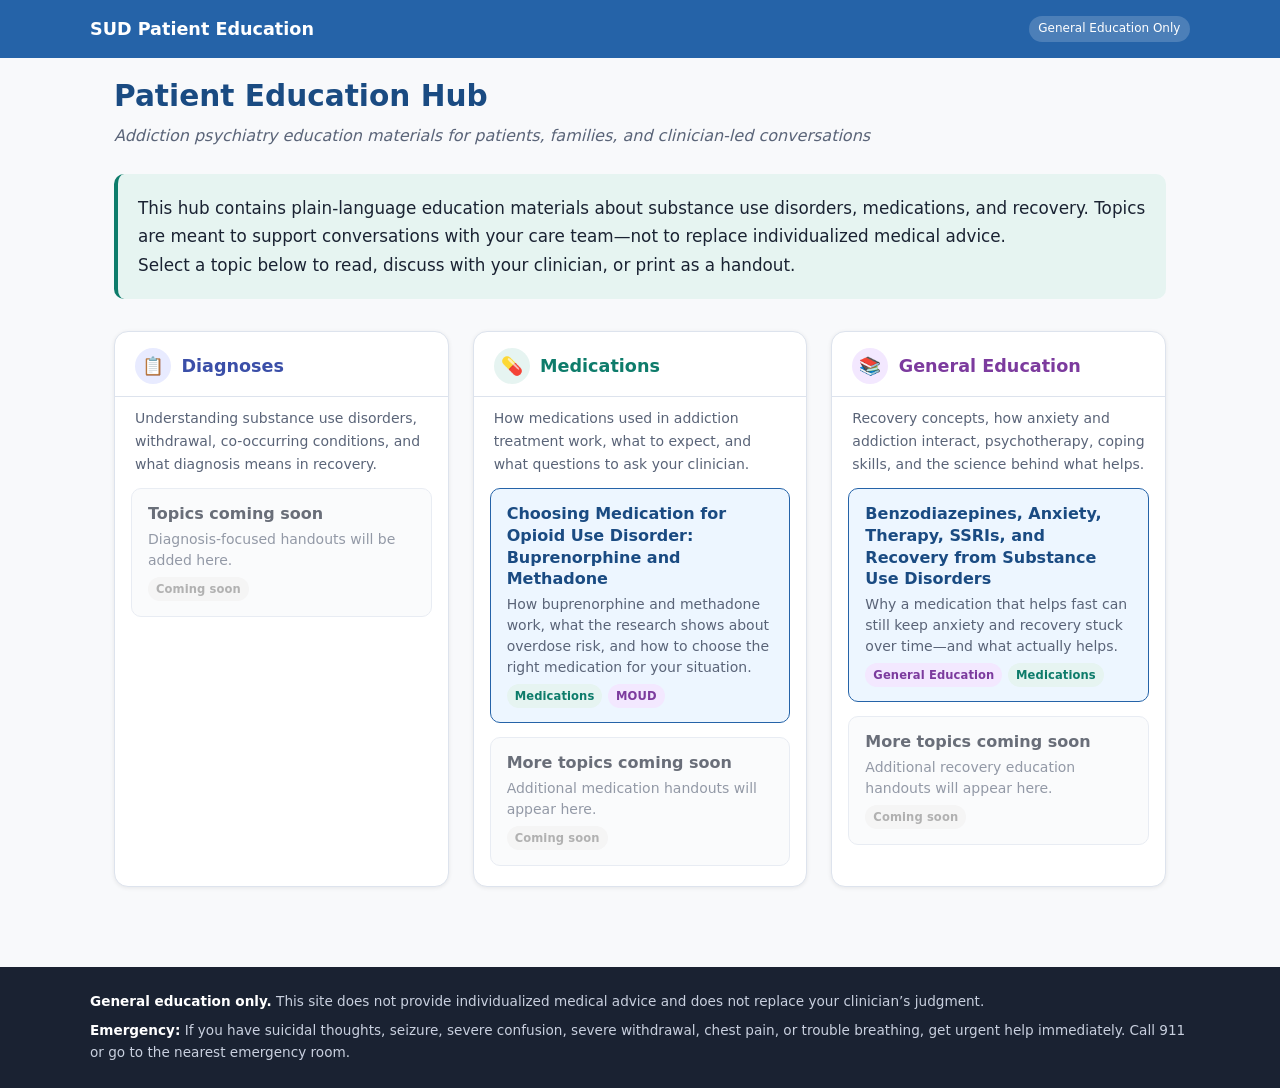
<file: index.html>
<!DOCTYPE html>
<html lang="en">
<head>
  <meta charset="UTF-8"/>
  <meta name="viewport" content="width=device-width, initial-scale=1.0"/>
  <title>Patient Education Hub | SUD &amp; Addiction Psychiatry</title>
  <meta name="description" content="Patient education hub for addiction psychiatry topics, medications, diagnoses, and recovery-focused handouts."/>
  <link rel="stylesheet" href="assets/css/styles.css"/>
  <link rel="stylesheet" href="assets/css/print.css"/>
</head>
<body>
  <a href="#main-content" class="skip-link">Skip to main content</a>

  <header class="site-header" role="banner">
    <div class="site-header__inner">
      <div class="site-header__title">
        <a href="index.html">SUD Patient Education</a>
      </div>
      <span class="site-header__badge">General Education Only</span>
    </div>
  </header>

  <main id="main-content" class="page-wrapper">
    <div class="page-title-block">
      <h1>Patient Education Hub</h1>
      <p class="page-subtitle">Addiction psychiatry education materials for patients, families, and clinician-led conversations</p>
    </div>

    <div class="hub-intro">
      <p>This hub contains plain-language education materials about substance use disorders, medications, and recovery.
         Topics are meant to support conversations with your care team&mdash;not to replace individualized medical advice.</p>
      <p>Select a topic below to read, discuss with your clinician, or print as a handout.</p>
    </div>

    <div class="hub-categories">

      <!-- Diagnoses -->
      <section class="hub-category hub-category--diag" aria-labelledby="cat-diag">
        <div class="hub-category__header">
          <div class="hub-category__icon" aria-hidden="true">&#x1F4CB;</div>
          <h2 class="hub-category__title" id="cat-diag">Diagnoses</h2>
        </div>
        <p class="hub-category__desc">Understanding substance use disorders, withdrawal, co-occurring conditions, and what diagnosis means in recovery.</p>
        <div class="topic-cards">
          <div class="topic-card topic-card--placeholder" aria-label="Coming soon">
            <div class="topic-card__title">Topics coming soon</div>
            <div class="topic-card__desc">Diagnosis-focused handouts will be added here.</div>
            <div class="tag-row"><span class="tag tag--coming">Coming soon</span></div>
          </div>
        </div>
      </section>

      <!-- Medications -->
      <section class="hub-category hub-category--med" aria-labelledby="cat-med">
        <div class="hub-category__header">
          <div class="hub-category__icon" aria-hidden="true">&#x1F48A;</div>
          <h2 class="hub-category__title" id="cat-med">Medications</h2>
        </div>
        <p class="hub-category__desc">How medications used in addiction treatment work, what to expect, and what questions to ask your clinician.</p>
        <div class="topic-cards">

          <!-- MOUD card -->
          <a class="topic-card topic-card--featured"
             href="topics/moud-buprenorphine-methadone.html"
             aria-label="Read: Choosing Medication for Opioid Use Disorder — Buprenorphine and Methadone">
            <div class="topic-card__title">Choosing Medication for Opioid Use Disorder: Buprenorphine and Methadone</div>
            <div class="topic-card__desc">How buprenorphine and methadone work, what the research shows about overdose risk, and how to choose the right medication for your situation.</div>
            <div class="tag-row">
              <span class="tag tag--med">Medications</span>
              <span class="tag tag--gen">MOUD</span>
            </div>
          </a>

          <div class="topic-card topic-card--placeholder" aria-label="Coming soon">
            <div class="topic-card__title">More topics coming soon</div>
            <div class="topic-card__desc">Additional medication handouts will appear here.</div>
            <div class="tag-row"><span class="tag tag--coming">Coming soon</span></div>
          </div>

        </div>
      </section>

      <!-- General Education -->
      <section class="hub-category hub-category--gen" aria-labelledby="cat-gen">
        <div class="hub-category__header">
          <div class="hub-category__icon" aria-hidden="true">&#x1F4DA;</div>
          <h2 class="hub-category__title" id="cat-gen">General Education</h2>
        </div>
        <p class="hub-category__desc">Recovery concepts, how anxiety and addiction interact, psychotherapy, coping skills, and the science behind what helps.</p>
        <div class="topic-cards">

          <!-- Featured topic -->
          <a class="topic-card topic-card--featured"
             href="topics/benzodiazepines-anxiety-recovery.html"
             aria-label="Read: Benzodiazepines, Anxiety, Therapy, SSRIs, and Recovery from Substance Use Disorders">
            <div class="topic-card__title">Benzodiazepines, Anxiety, Therapy, SSRIs, and Recovery from Substance Use Disorders</div>
            <div class="topic-card__desc">Why a medication that helps fast can still keep anxiety and recovery stuck over time&mdash;and what actually helps.</div>
            <div class="tag-row">
              <span class="tag tag--gen">General Education</span>
              <span class="tag tag--med">Medications</span>
            </div>
          </a>

          <div class="topic-card topic-card--placeholder" aria-label="Coming soon">
            <div class="topic-card__title">More topics coming soon</div>
            <div class="topic-card__desc">Additional recovery education handouts will appear here.</div>
            <div class="tag-row"><span class="tag tag--coming">Coming soon</span></div>
          </div>

        </div>
      </section>

    </div><!-- .hub-categories -->
  </main>

  <footer class="site-footer" role="contentinfo">
    <div class="site-footer__inner">
      <p><strong>General education only.</strong> This site does not provide individualized medical advice and does not replace your clinician&rsquo;s judgment.</p>
      <p><strong>Emergency:</strong> If you have suicidal thoughts, seizure, severe confusion, severe withdrawal, chest pain, or trouble breathing, get urgent help immediately. Call 911 or go to the nearest emergency room.</p>
    </div>
  </footer>

  <script src="assets/js/app.js"></script>
</body>
</html>
</file>
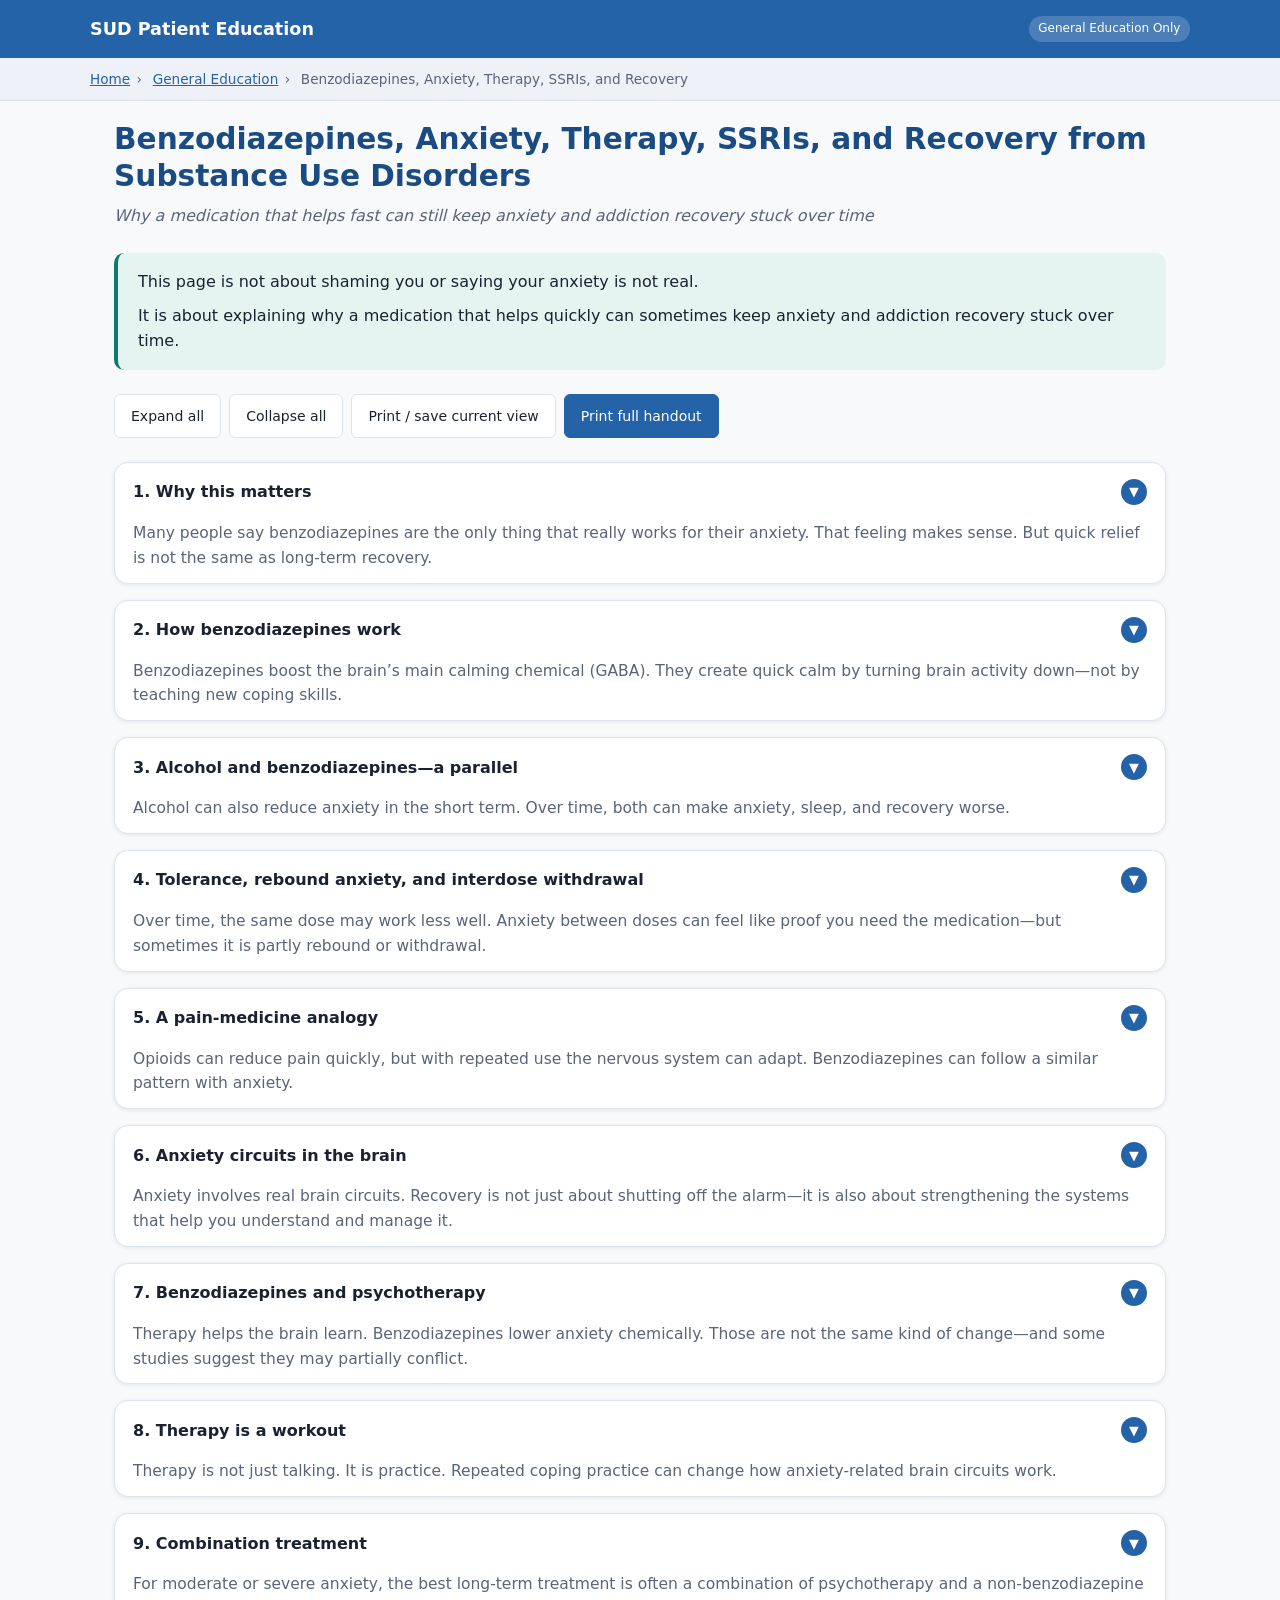
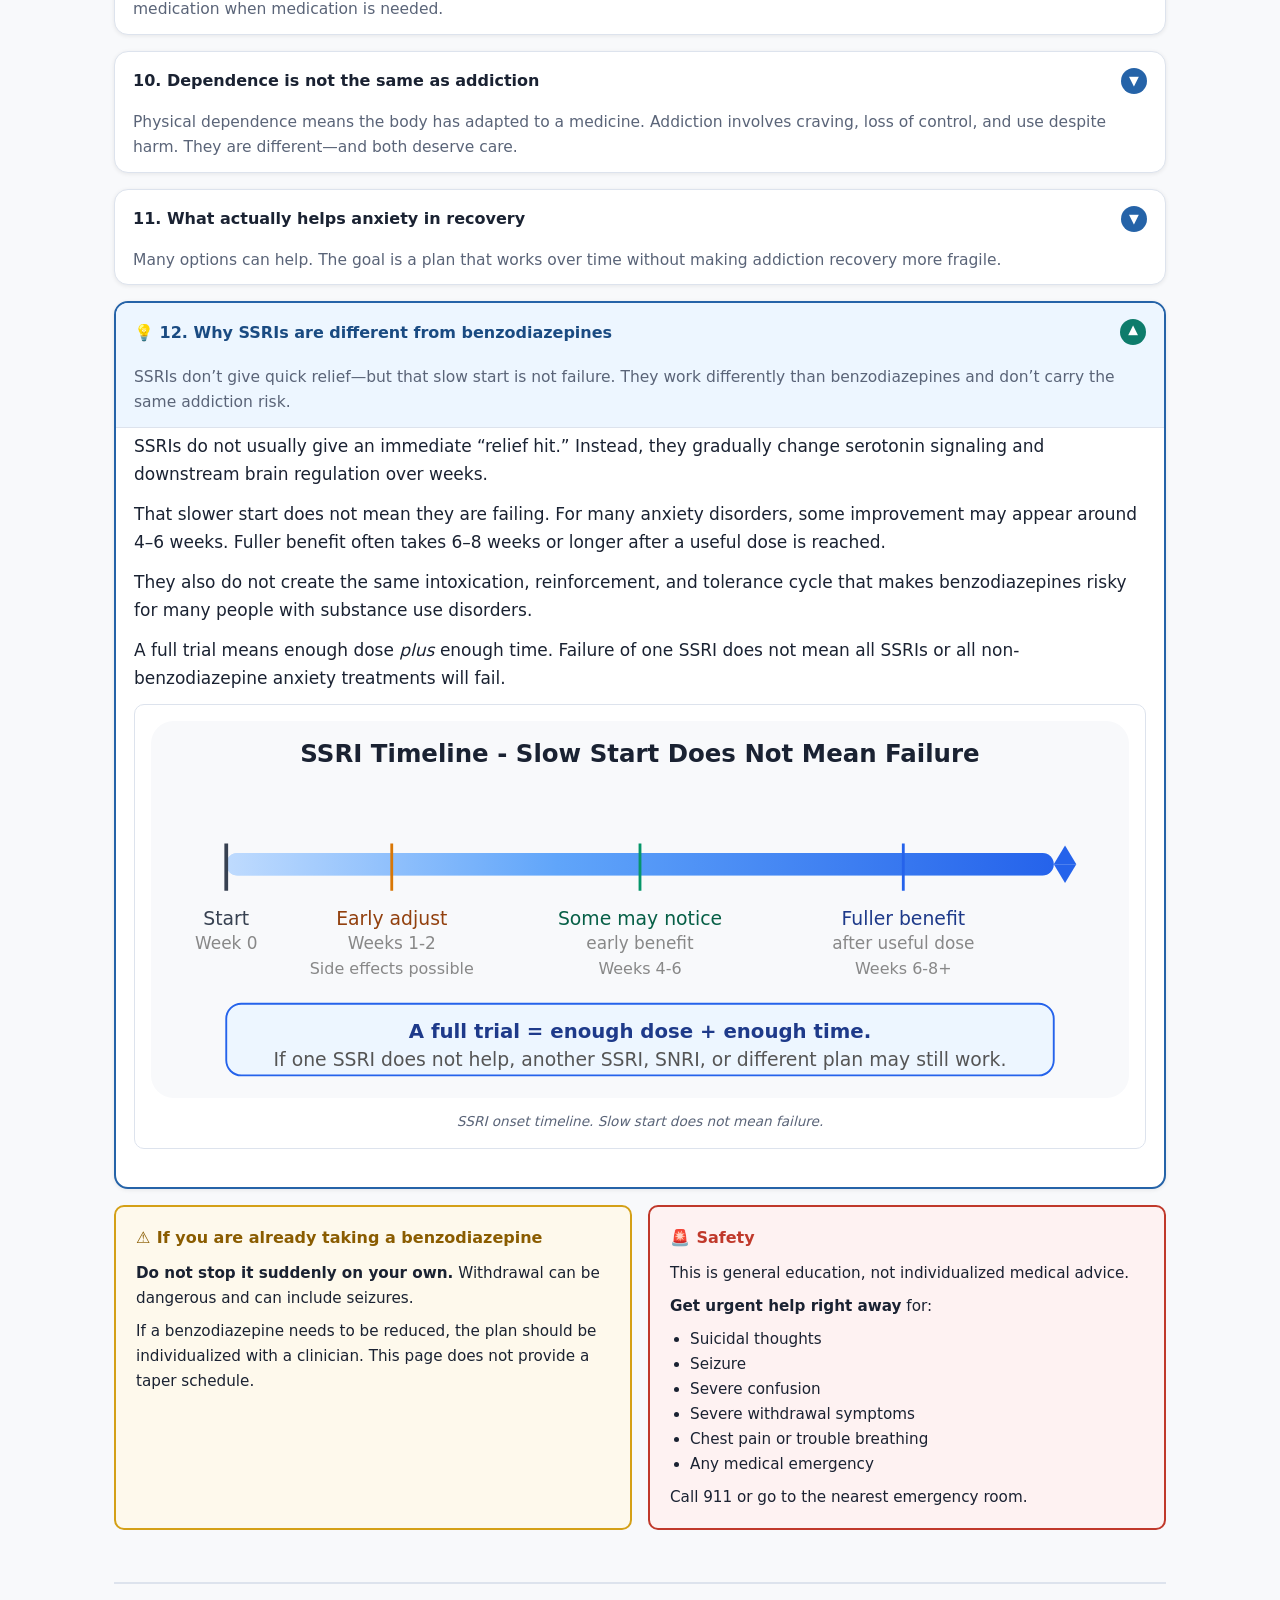
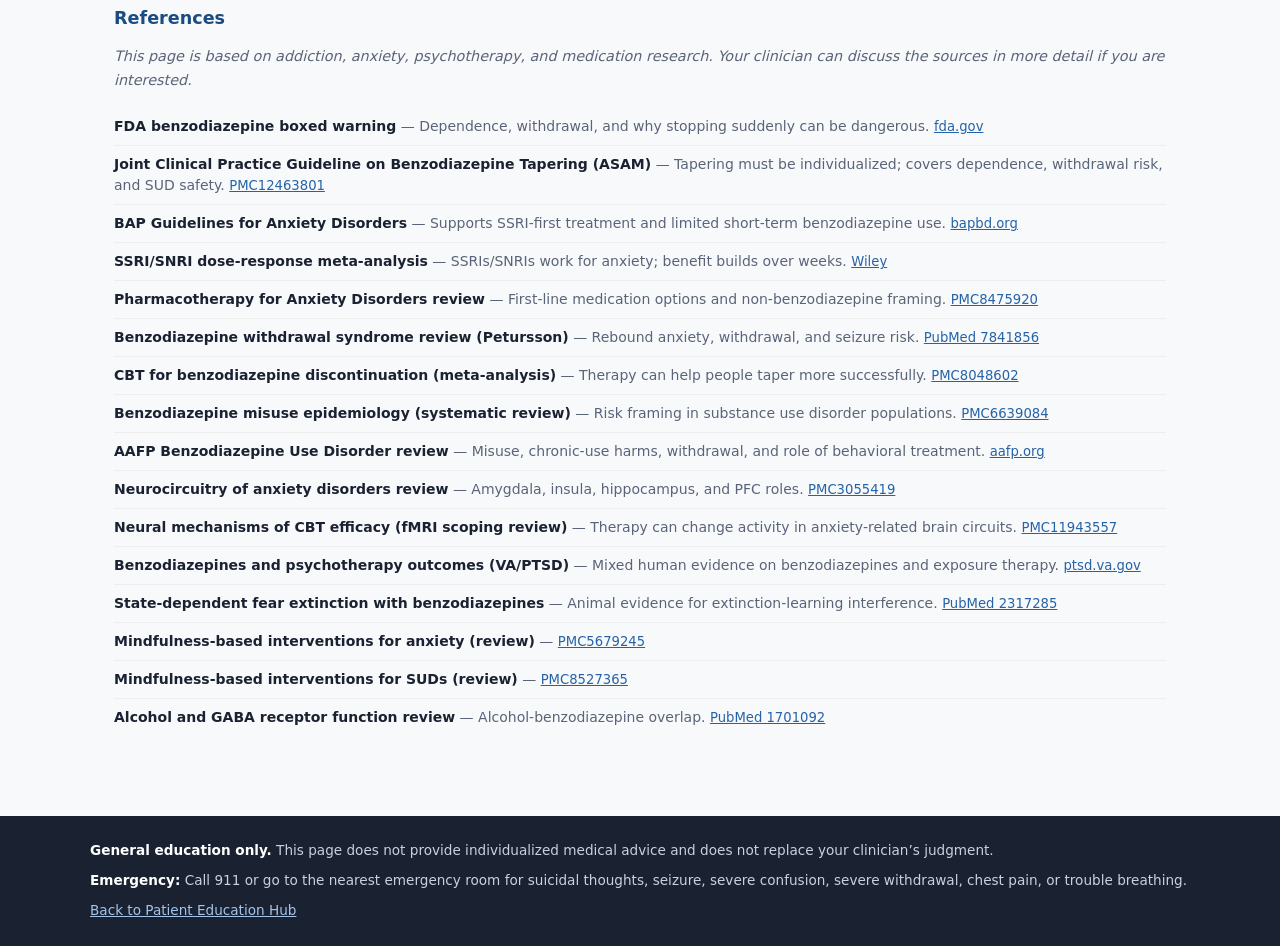
<file: topics/benzodiazepines-anxiety-recovery.html>
<!DOCTYPE html>
<html lang="en">
<head>
  <meta charset="UTF-8"/>
  <meta name="viewport" content="width=device-width, initial-scale=1.0"/>
  <title>Benzodiazepines, Anxiety, Therapy, SSRIs, and Recovery | SUD Patient Education</title>
  <meta name="description" content="Why a medication that helps fast can still keep anxiety and addiction recovery stuck over time, and what actually helps."/>
  <link rel="stylesheet" href="../assets/css/styles.css"/>
  <link rel="stylesheet" href="../assets/css/print.css"/>
</head>
<body>
  <a href="#main-content" class="skip-link">Skip to main content</a>
  <header class="site-header" role="banner">
    <div class="site-header__inner">
      <div class="site-header__title"><a href="../index.html">SUD Patient Education</a></div>
      <span class="site-header__badge">General Education Only</span>
    </div>
  </header>
  <nav class="breadcrumb" aria-label="Breadcrumb">
    <div class="breadcrumb__inner">
      <a href="../index.html">Home</a><span class="breadcrumb__sep" aria-hidden="true">&rsaquo;</span>
      <a href="../index.html#cat-gen">General Education</a><span class="breadcrumb__sep" aria-hidden="true">&rsaquo;</span>
      <span aria-current="page">Benzodiazepines, Anxiety, Therapy, SSRIs, and Recovery</span>
    </div>
  </nav>
  <main id="main-content" class="page-wrapper">
    <div class="page-title-block">
      <h1>Benzodiazepines, Anxiety, Therapy, SSRIs, and Recovery from Substance Use Disorders</h1>
      <p class="page-subtitle">Why a medication that helps fast can still keep anxiety and addiction recovery stuck over time</p>
    </div>
    <div class="intro-banner" role="note">
      <p>This page is not about shaming you or saying your anxiety is not real.</p>
      <p>It is about explaining why a medication that helps quickly can sometimes keep anxiety and addiction recovery stuck over time.</p>
    </div>
    <div class="toolbar" role="toolbar" aria-label="Page controls">
      <button id="btn-expand-all">Expand all</button>
      <button id="btn-collapse-all">Collapse all</button>
      <button id="btn-print-current">Print / save current view</button>
      <button id="btn-print-full" class="btn-primary">Print full handout</button>
    </div>
    <div class="topic-layout">
      <div class="topic-main">

        <article class="accordion-card" aria-expanded="false">
          <button class="accordion-card__trigger" aria-controls="card1-body" id="card1-trigger"><span>1. Why this matters</span><span class="accordion-card__icon" aria-hidden="true">&#9660;</span></button>
          <div class="accordion-card__summary">Many people say benzodiazepines are the only thing that really works for their anxiety. That feeling makes sense. But quick relief is not the same as long-term recovery.</div>
          <div class="accordion-card__body" id="card1-body" role="region" aria-labelledby="card1-trigger">
            <p>Many people say benzodiazepines are the only thing that really works for their anxiety.</p>
            <p>That experience is real. These medicines can reduce anxiety quickly. For many people, the relief can feel powerful and convincing.</p>
            <p>But a medicine can help fast and still work poorly as a long-term plan. For many people with addiction histories, regular benzodiazepine use can lead to tolerance, rebound anxiety, dependence, and higher relapse risk over time.</p>
            <div class="deeper-dive" aria-expanded="false">
              <button class="deeper-dive__trigger" aria-controls="card1-deep" id="card1-deep-trigger"><span class="deeper-dive__icon" aria-hidden="true">&#9654;</span><span>Deeper dive for those who want more detail</span></button>
              <div class="deeper-dive__body" id="card1-deep" role="region" aria-labelledby="card1-deep-trigger"><p>Benzodiazepines are real anxiolytics with a strong short-term evidence base. The problem is not that they never help. The problem in severe substance use disorder populations is that their long-term risk-benefit balance is often unfavorable because of tolerance, physiologic dependence, misuse risk, cognitive effects, and overlap with other sedative pathways.</p></div>
            </div>
          </div>
        </article>

        <article class="accordion-card" aria-expanded="false">
          <button class="accordion-card__trigger" aria-controls="card2-body" id="card2-trigger"><span>2. How benzodiazepines work</span><span class="accordion-card__icon" aria-hidden="true">&#9660;</span></button>
          <div class="accordion-card__summary">Benzodiazepines boost the brain&rsquo;s main calming chemical (GABA). They create quick calm by turning brain activity down&mdash;not by teaching new coping skills.</div>
          <div class="accordion-card__body" id="card2-body" role="region" aria-labelledby="card2-trigger">
            <p>Benzodiazepines work by boosting the effect of GABA, one of the brain&rsquo;s main calming chemicals.</p>
            <p>That means they can turn brain activity down quickly. They do not mainly help by teaching the brain new coping skills. They mainly help by chemically increasing inhibition.</p>
            <p>That is one reason they can feel different from therapy or SSRIs. The effect is often fast, but it is mostly a chemical &ldquo;turn-down&rdquo; effect rather than a learning effect.</p>
            <div class="deeper-dive" aria-expanded="false">
              <button class="deeper-dive__trigger" aria-controls="card2-deep" id="card2-deep-trigger"><span class="deeper-dive__icon" aria-hidden="true">&#9654;</span><span>Deeper dive for those who want more detail</span></button>
              <div class="deeper-dive__body" id="card2-deep" role="region" aria-labelledby="card2-deep-trigger"><p>Benzodiazepines are positive allosteric modulators at the GABA-A receptor. They make the receptor respond more strongly to GABA, increasing inhibition in the central nervous system. That mechanism overlaps with some of alcohol&rsquo;s calming effects&mdash;one reason benzodiazepines are used to treat alcohol withdrawal.</p></div>
            </div>
          </div>
        </article>

        <article class="accordion-card" aria-expanded="false">
          <button class="accordion-card__trigger" aria-controls="card3-body" id="card3-trigger"><span>3. Alcohol and benzodiazepines&mdash;a parallel</span><span class="accordion-card__icon" aria-hidden="true">&#9660;</span></button>
          <div class="accordion-card__summary">Alcohol can also reduce anxiety in the short term. Over time, both can make anxiety, sleep, and recovery worse.</div>
          <div class="accordion-card__body" id="card3-body" role="region" aria-labelledby="card3-trigger">
            <p>Alcohol can also reduce anxiety for a short time. Many people have felt that before.</p>
            <p>But over time, alcohol often makes anxiety, sleep, mood, and recovery worse. Benzodiazepines can create a similar long-term pattern for some people with addiction histories.</p>
            <p>A substance can help fast and still keep the cycle going.</p>
            <figure class="diagram-wrap"><img src="../assets/img/alcohol-benzo-parallel.svg" alt="Two-column diagram comparing alcohol and benzodiazepines: both provide short-term relief but lead to tolerance, rebound, and recovery disruption with repeated use." width="520" height="280"/><figcaption>Both provide quick relief. Both can make things worse over time. This is an analogy, not a claim that they are the same drug.</figcaption></figure>
            <div class="deeper-dive" aria-expanded="false">
              <button class="deeper-dive__trigger" aria-controls="card3-deep" id="card3-deep-trigger"><span class="deeper-dive__icon" aria-hidden="true">&#9654;</span><span>Deeper dive for those who want more detail</span></button>
              <div class="deeper-dive__body" id="card3-deep" role="region" aria-labelledby="card3-deep-trigger"><p>Alcohol and benzodiazepines both interact with inhibitory GABA-related systems, and cross-tolerance between them is well described in the medical literature. That overlap helps explain why benzodiazepines are standard treatment for alcohol withdrawal&mdash;but also why addiction psychiatrists are cautious about long-term benzodiazepine use in patients with alcohol use disorder and other substance use disorders.</p></div>
            </div>
          </div>
        </article>

        <article class="accordion-card" aria-expanded="false">
          <button class="accordion-card__trigger" aria-controls="card4-body" id="card4-trigger"><span>4. Tolerance, rebound anxiety, and interdose withdrawal</span><span class="accordion-card__icon" aria-hidden="true">&#9660;</span></button>
          <div class="accordion-card__summary">Over time, the same dose may work less well. Anxiety between doses can feel like proof you need the medication&mdash;but sometimes it is partly rebound or withdrawal.</div>
          <div class="accordion-card__body" id="card4-body" role="region" aria-labelledby="card4-trigger">
            <p>If a medicine keeps forcing anxiety down, the brain may adapt. Over time, the same dose may work less well. That is called tolerance.</p>
            <p>Then a hard pattern can develop: anxiety shows up between doses, and it feels like proof that the medication is needed. But sometimes that anxiety is partly rebound or withdrawal, not just the original anxiety disorder getting worse.</p>
            <p><strong>This is not a character flaw.</strong> It is a brain adaptation that can happen with regular use.</p>
            <div class="deeper-dive" aria-expanded="false">
              <button class="deeper-dive__trigger" aria-controls="card4-deep" id="card4-deep-trigger"><span class="deeper-dive__icon" aria-hidden="true">&#9654;</span><span>Deeper dive for those who want more detail</span></button>
              <div class="deeper-dive__body" id="card4-deep" role="region" aria-labelledby="card4-deep-trigger"><p>Long-term benzodiazepine exposure is associated with neuroadaptation involving reduced inhibitory balance and increased excitability when the drug effect fades. This helps explain withdrawal, rebound symptoms, and interdose distress. More severe withdrawal can include tremor, agitation, perceptual symptoms, delirium, and seizures.</p></div>
            </div>
          </div>
        </article>

        <article class="accordion-card" aria-expanded="false">
          <button class="accordion-card__trigger" aria-controls="card5-body" id="card5-trigger"><span>5. A pain-medicine analogy</span><span class="accordion-card__icon" aria-hidden="true">&#9660;</span></button>
          <div class="accordion-card__summary">Opioids can reduce pain quickly, but with repeated use the nervous system can adapt. Benzodiazepines can follow a similar pattern with anxiety.</div>
          <div class="accordion-card__body" id="card5-body" role="region" aria-labelledby="card5-trigger">
            <p>Think about opioids and pain. Opioids can reduce pain fast. But with repeated use, the nervous system can adapt, and pain sensitivity can sometimes increase over time.</p>
            <p>Anxiety is not pain, and the biology is not identical. But the analogy is useful: quick symptom relief can sometimes teach the nervous system to depend on the drug instead of building stronger self-regulation.</p>
            <div class="deeper-dive" aria-expanded="false">
              <button class="deeper-dive__trigger" aria-controls="card5-deep" id="card5-deep-trigger"><span class="deeper-dive__icon" aria-hidden="true">&#9654;</span><span>Deeper dive for those who want more detail</span></button>
              <div class="deeper-dive__body" id="card5-deep" role="region" aria-labelledby="card5-deep-trigger"><p>Opioid-induced hyperalgesia and opioid tolerance are distinct but related phenomena involving neuroadaptation and increased symptom burden despite ongoing treatment. The benzodiazepine comparison is only an analogy. The teaching point is that repeated chemical suppression can reshape the system being treated.</p></div>
            </div>
          </div>
        </article>

        <article class="accordion-card" aria-expanded="false">
          <button class="accordion-card__trigger" aria-controls="card6-body" id="card6-trigger"><span>6. Anxiety circuits in the brain</span><span class="accordion-card__icon" aria-hidden="true">&#9660;</span></button>
          <div class="accordion-card__summary">Anxiety involves real brain circuits. Recovery is not just about shutting off the alarm&mdash;it is also about strengthening the systems that help you understand and manage it.</div>
          <div class="accordion-card__body" id="card6-body" role="region" aria-labelledby="card6-trigger">
            <p>Anxiety is not &ldquo;all in your head&rdquo; in the dismissive sense. It involves real brain circuits.</p>
            <p>The <strong>amygdala</strong> is like a fast alarm system. The <strong>insula</strong> helps you notice body signals. The <strong>hippocampus</strong> connects fear to memory and context. The <strong>prefrontal cortex</strong> helps you pause, evaluate, and choose what to do next.</p>
            <p>Recovery from anxiety is not only about silencing the alarm. It is also about strengthening the brain systems that help you notice, interpret, tolerate, and respond differently.</p>
            <figure class="diagram-wrap"><img src="../assets/img/anxiety-circuit.svg" alt="Simple diagram showing the amygdala as a fast alarm, insula as body-signal reader, hippocampus as memory and context, and prefrontal cortex as pause-and-choose system." width="520" height="300"/><figcaption>Recovery strengthens the pause-and-choose system over time.</figcaption></figure>
            <div class="deeper-dive" aria-expanded="false">
              <button class="deeper-dive__trigger" aria-controls="card6-deep" id="card6-deep-trigger"><span class="deeper-dive__icon" aria-hidden="true">&#9654;</span><span>Deeper dive for those who want more detail</span></button>
              <div class="deeper-dive__body" id="card6-deep" role="region" aria-labelledby="card6-deep-trigger"><p>Neurocircuit models of anxiety consistently implicate the amygdala, insula, hippocampus, and prefrontal regions in threat processing, interoception, contextual fear learning, and top-down regulation. Brain imaging studies suggest successful psychotherapy is often associated with altered amygdala and insula reactivity and stronger regulatory network function involving prefrontal circuitry.</p></div>
            </div>
          </div>
        </article>

        <article class="accordion-card" aria-expanded="false">
          <button class="accordion-card__trigger" aria-controls="card7-body" id="card7-trigger"><span>7. Benzodiazepines and psychotherapy</span><span class="accordion-card__icon" aria-hidden="true">&#9660;</span></button>
          <div class="accordion-card__summary">Therapy helps the brain learn. Benzodiazepines lower anxiety chemically. Those are not the same kind of change&mdash;and some studies suggest they may partially conflict.</div>
          <div class="accordion-card__body" id="card7-body" role="region" aria-labelledby="card7-trigger">
            <p>Psychotherapy helps the brain learn. Benzodiazepines lower anxiety chemically. Those are not the same kind of change.</p>
            <p>In therapies like CBT and exposure-based treatment, the brain practices facing fear, noticing body signals, testing predictions, and learning that anxiety can rise and fall without escape or avoidance. That practice can build lasting coping.</p>
            <p>Some studies suggest benzodiazepines may reduce part of the learning benefit from psychotherapy, especially exposure-based work. The combination may be less helpful than many people expect.</p>
            <figure class="diagram-wrap"><img src="../assets/img/chemical-quieting-vs-learning.svg" alt="Diagram contrasting quick chemical quieting of anxiety with gradual strengthening of coping and regulation circuits through therapy and SSRIs." width="520" height="240"/><figcaption>Turning the alarm down fast is different from training the brain to respond differently.</figcaption></figure>
            <div class="deeper-dive" aria-expanded="false">
              <button class="deeper-dive__trigger" aria-controls="card7-deep" id="card7-deep-trigger"><span class="deeper-dive__icon" aria-hidden="true">&#9654;</span><span>Deeper dive for those who want more detail</span></button>
              <div class="deeper-dive__body" id="card7-deep" role="region" aria-labelledby="card7-deep-trigger"><p>The clinical evidence on benzodiazepines and psychotherapy outcomes is mixed rather than absolute. Some human studies and reviews suggest benzodiazepines may weaken maintenance of gains or interfere with exposure-learning. Animal studies on fear-extinction more consistently raise concern that benzodiazepines can reduce extinction or make learning state-dependent.</p></div>
            </div>
          </div>
        </article>

        <article class="accordion-card" aria-expanded="false">
          <button class="accordion-card__trigger" aria-controls="card8-body" id="card8-trigger"><span>8. Therapy is a workout</span><span class="accordion-card__icon" aria-hidden="true">&#9660;</span></button>
          <div class="accordion-card__summary">Therapy is not just talking. It is practice. Repeated coping practice can change how anxiety-related brain circuits work.</div>
          <div class="accordion-card__body" id="card8-body" role="region" aria-labelledby="card8-trigger">
            <p>Therapy is not &ldquo;just talking.&rdquo; Therapy is practice.</p>
            <p>One trip to the gym does not build muscle. In the same way, one coping skill practice does not rewire anxiety. <strong>Repeated practice does.</strong></p>
            <p>Coping skills, exposure, mindfulness, urge-surfing, cognitive restructuring, distress tolerance, and staying present without using are like repetitions. They help train the brain&rsquo;s recovery circuits.</p>
            <p>Brain imaging studies suggest psychotherapy can change how anxiety-related circuits function. Practice can change the brain.</p>
            <figure class="diagram-wrap"><img src="../assets/img/therapy-workout.svg" alt="Diagram comparing repeated therapy practice to repeated workout repetitions that build strength over time." width="520" height="260"/><figcaption>Practice changes the system. Progress builds over time.</figcaption></figure>
            <div class="deeper-dive" aria-expanded="false">
              <button class="deeper-dive__trigger" aria-controls="card8-deep" id="card8-deep-trigger"><span class="deeper-dive__icon" aria-hidden="true">&#9654;</span><span>Deeper dive for those who want more detail</span></button>
              <div class="deeper-dive__body" id="card8-deep" role="region" aria-labelledby="card8-deep-trigger"><p>A growing neuroimaging literature supports the idea that psychotherapy is associated with measurable functional neural change in anxiety-related systems. The safest patient-facing phrasing is that psychotherapy &ldquo;can change activity in anxiety-related circuits&rdquo; rather than making strong claims about dramatic structural rewiring in every patient.</p></div>
            </div>
          </div>
        </article>

        <article class="accordion-card" aria-expanded="false">
          <button class="accordion-card__trigger" aria-controls="card9-body" id="card9-trigger"><span>9. Combination treatment</span><span class="accordion-card__icon" aria-hidden="true">&#9660;</span></button>
          <div class="accordion-card__summary">For moderate or severe anxiety, the best long-term treatment is often a combination of psychotherapy and a non-benzodiazepine medication when medication is needed.</div>
          <div class="accordion-card__body" id="card9-body" role="region" aria-labelledby="card9-trigger">
            <p>For moderate or severe anxiety, the best long-term treatment is often a combination of psychotherapy and a non-benzodiazepine medication when medication is needed.</p>
            <p>That matters even more in addiction recovery. When alcohol, pills, or other drugs are no longer available as coping tools, people usually need both safer medications and stronger behavior-based coping skills.</p>
            <div class="deeper-dive" aria-expanded="false">
              <button class="deeper-dive__trigger" aria-controls="card9-deep" id="card9-deep-trigger"><span class="deeper-dive__icon" aria-hidden="true">&#9654;</span><span>Deeper dive for those who want more detail</span></button>
              <div class="deeper-dive__body" id="card9-deep" role="region" aria-labelledby="card9-deep-trigger"><p>Clinical guidelines generally support SSRIs and SNRIs as first-line pharmacologic treatments for several anxiety disorders and support CBT and exposure-based psychotherapy as core evidence-based care. In substance use disorder populations, the clinical priority is to avoid reinforcing dependence-producing short-term coping strategies when safer longer-term treatments are available.</p></div>
            </div>
          </div>
        </article>

        <article class="accordion-card" aria-expanded="false">
          <button class="accordion-card__trigger" aria-controls="card10-body" id="card10-trigger"><span>10. Dependence is not the same as addiction</span><span class="accordion-card__icon" aria-hidden="true">&#9660;</span></button>
          <div class="accordion-card__summary">Physical dependence means the body has adapted to a medicine. Addiction involves craving, loss of control, and use despite harm. They are different&mdash;and both deserve care.</div>
          <div class="accordion-card__body" id="card10-body" role="region" aria-labelledby="card10-trigger">
            <p>Physical dependence means the body has adapted to a medicine and can have withdrawal if it is stopped too fast. That is a biological response, <strong>not a moral failure.</strong></p>
            <p>Addiction involves a pattern like compulsive use, craving, loss of control, and continuing despite harm. A person can have dependence without addiction, and a person can have both.</p>
            <div class="deeper-dive" aria-expanded="false">
              <button class="deeper-dive__trigger" aria-controls="card10-deep" id="card10-deep-trigger"><span class="deeper-dive__icon" aria-hidden="true">&#9654;</span><span>Deeper dive for those who want more detail</span></button>
              <div class="deeper-dive__body" id="card10-deep" role="region" aria-labelledby="card10-deep-trigger"><p>This distinction is especially important in addiction psychiatry because patients may feel shamed when they develop expected physiologic dependence after regular prescribed use. Clear language reduces stigma and helps patients understand why tapering decisions require care without equating every case of dependence with benzodiazepine use disorder.</p></div>
            </div>
          </div>
        </article>

        <article class="accordion-card" aria-expanded="false">
          <button class="accordion-card__trigger" aria-controls="card11-body" id="card11-trigger"><span>11. What actually helps anxiety in recovery</span><span class="accordion-card__icon" aria-hidden="true">&#9660;</span></button>
          <div class="accordion-card__summary">Many options can help. The goal is a plan that works over time without making addiction recovery more fragile.</div>
          <div class="accordion-card__body" id="card11-body" role="region" aria-labelledby="card11-trigger">
            <p>Helpful options can include:</p>
            <ul>
              <li>SSRIs or SNRIs</li>
              <li>Buspirone for some people (especially generalized worry)</li>
              <li>Hydroxyzine or propranolol for selected symptoms</li>
              <li>CBT and exposure therapy</li>
              <li>Mindfulness and distress tolerance</li>
              <li>Better sleep habits and caffeine reduction</li>
              <li>Exercise</li>
              <li>Relapse-prevention work</li>
            </ul>
            <p>No single option is right for everyone. The goal is not to pretend anxiety is easy. The goal is to build a plan that helps over time without making recovery more fragile.</p>
            <div class="deeper-dive" aria-expanded="false">
              <button class="deeper-dive__trigger" aria-controls="card11-deep" id="card11-deep-trigger"><span class="deeper-dive__icon" aria-hidden="true">&#9654;</span><span>Deeper dive for those who want more detail</span></button>
              <div class="deeper-dive__body" id="card11-deep" role="region" aria-labelledby="card11-deep-trigger"><p>SSRIs and SNRIs have the strongest broad anxiety-disorder evidence base among non-benzodiazepine medications. Buspirone is an option especially for generalized anxiety, though its effect may be more modest and it may work less well in people with prior benzodiazepine exposure. Mindfulness-based and CBT-informed approaches have evidence for anxiety reduction and some support in substance use disorder settings.</p></div>
            </div>
          </div>
        </article>

        <!-- Card 12: SSRI callout as expandable card, open by default -->
        <article class="accordion-card accordion-card--ssri" aria-expanded="true">
          <button class="accordion-card__trigger" aria-controls="card12-body" id="card12-trigger"><span>&#x1F4A1; 12. Why SSRIs are different from benzodiazepines</span><span class="accordion-card__icon" aria-hidden="true">&#9660;</span></button>
          <div class="accordion-card__summary">SSRIs don&rsquo;t give quick relief&mdash;but that slow start is not failure. They work differently than benzodiazepines and don&rsquo;t carry the same addiction risk.</div>
          <div class="accordion-card__body" id="card12-body" role="region" aria-labelledby="card12-trigger">
            <p>SSRIs do not usually give an immediate &ldquo;relief hit.&rdquo; Instead, they gradually change serotonin signaling and downstream brain regulation over weeks.</p>
            <p>That slower start does not mean they are failing. For many anxiety disorders, some improvement may appear around 4&ndash;6 weeks. Fuller benefit often takes 6&ndash;8 weeks or longer after a useful dose is reached.</p>
            <p>They also do not create the same intoxication, reinforcement, and tolerance cycle that makes benzodiazepines risky for many people with substance use disorders.</p>
            <p>A full trial means enough dose <em>plus</em> enough time. Failure of one SSRI does not mean all SSRIs or all non-benzodiazepine anxiety treatments will fail.</p>
            <figure class="diagram-wrap" style="margin-top:.75rem;">
              <img src="../assets/img/ssri-timeline.svg" alt="Timeline showing SSRI treatment from start, through early weeks with possible side effects, to possible 4 to 6 week benefit, and fuller 6 to 8 week or longer benefit after a useful dose is reached." width="480" height="200"/>
              <figcaption>SSRI onset timeline. Slow start does not mean failure.</figcaption>
            </figure>
          </div>
        </article>

        <!-- Inline safety callouts below cards -->
        <div class="callout-row">
          <div class="callout callout--already">
            <div class="callout__title"><span aria-hidden="true">&#x26A0;&#xFE0F;</span> If you are already taking a benzodiazepine</div>
            <p><strong>Do not stop it suddenly on your own.</strong> Withdrawal can be dangerous and can include seizures.</p>
            <p>If a benzodiazepine needs to be reduced, the plan should be individualized with a clinician. This page does not provide a taper schedule.</p>
          </div>
          <div class="callout callout--safety">
            <div class="callout__title"><span aria-hidden="true">&#x1F6A8;</span> Safety</div>
            <p>This is general education, not individualized medical advice.</p>
            <p><strong>Get urgent help right away</strong> for:</p>
            <ul>
              <li>Suicidal thoughts</li><li>Seizure</li><li>Severe confusion</li>
              <li>Severe withdrawal symptoms</li><li>Chest pain or trouble breathing</li><li>Any medical emergency</li>
            </ul>
            <p>Call 911 or go to the nearest emergency room.</p>
          </div>
        </div>

        <section class="references" aria-label="References">
          <h2>References</h2>
          <p class="references__intro">This page is based on addiction, anxiety, psychotherapy, and medication research. Your clinician can discuss the sources in more detail if you are interested.</p>
          <ul class="ref-list">
            <li><strong>FDA benzodiazepine boxed warning</strong> &mdash; Dependence, withdrawal, and why stopping suddenly can be dangerous. <a href="https://www.fda.gov/media/142368/download" target="_blank" rel="noopener">fda.gov</a></li>
            <li><strong>Joint Clinical Practice Guideline on Benzodiazepine Tapering (ASAM)</strong> &mdash; Tapering must be individualized; covers dependence, withdrawal risk, and SUD safety. <a href="https://pmc.ncbi.nlm.nih.gov/articles/PMC12463801/" target="_blank" rel="noopener">PMC12463801</a></li>
            <li><strong>BAP Guidelines for Anxiety Disorders</strong> &mdash; Supports SSRI-first treatment and limited short-term benzodiazepine use. <a href="https://bapbd.org/docs/guideline5.pdf" target="_blank" rel="noopener">bapbd.org</a></li>
            <li><strong>SSRI/SNRI dose-response meta-analysis</strong> &mdash; SSRIs/SNRIs work for anxiety; benefit builds over weeks. <a href="https://onlinelibrary.wiley.com/doi/abs/10.1002/da.22854" target="_blank" rel="noopener">Wiley</a></li>
            <li><strong>Pharmacotherapy for Anxiety Disorders review</strong> &mdash; First-line medication options and non-benzodiazepine framing. <a href="https://pmc.ncbi.nlm.nih.gov/articles/PMC8475920/" target="_blank" rel="noopener">PMC8475920</a></li>
            <li><strong>Benzodiazepine withdrawal syndrome review (Petursson)</strong> &mdash; Rebound anxiety, withdrawal, and seizure risk. <a href="https://pubmed.ncbi.nlm.nih.gov/7841856/" target="_blank" rel="noopener">PubMed 7841856</a></li>
            <li><strong>CBT for benzodiazepine discontinuation (meta-analysis)</strong> &mdash; Therapy can help people taper more successfully. <a href="https://pmc.ncbi.nlm.nih.gov/articles/PMC8048602/" target="_blank" rel="noopener">PMC8048602</a></li>
            <li><strong>Benzodiazepine misuse epidemiology (systematic review)</strong> &mdash; Risk framing in substance use disorder populations. <a href="https://pmc.ncbi.nlm.nih.gov/articles/PMC6639084/" target="_blank" rel="noopener">PMC6639084</a></li>
            <li><strong>AAFP Benzodiazepine Use Disorder review</strong> &mdash; Misuse, chronic-use harms, withdrawal, and role of behavioral treatment. <a href="https://www.aafp.org/pubs/afp/issues/2023/0900/benzodiazepine-use-disorder.html" target="_blank" rel="noopener">aafp.org</a></li>
            <li><strong>Neurocircuitry of anxiety disorders review</strong> &mdash; Amygdala, insula, hippocampus, and PFC roles. <a href="https://pmc.ncbi.nlm.nih.gov/articles/PMC3055419/" target="_blank" rel="noopener">PMC3055419</a></li>
            <li><strong>Neural mechanisms of CBT efficacy (fMRI scoping review)</strong> &mdash; Therapy can change activity in anxiety-related brain circuits. <a href="https://pmc.ncbi.nlm.nih.gov/articles/PMC11943557/" target="_blank" rel="noopener">PMC11943557</a></li>
            <li><strong>Benzodiazepines and psychotherapy outcomes (VA/PTSD)</strong> &mdash; Mixed human evidence on benzodiazepines and exposure therapy. <a href="https://www.ptsd.va.gov/professional/articles/article-pdf/id41885.pdf" target="_blank" rel="noopener">ptsd.va.gov</a></li>
            <li><strong>State-dependent fear extinction with benzodiazepines</strong> &mdash; Animal evidence for extinction-learning interference. <a href="https://pubmed.ncbi.nlm.nih.gov/2317285/" target="_blank" rel="noopener">PubMed 2317285</a></li>
            <li><strong>Mindfulness-based interventions for anxiety (review)</strong> &mdash; <a href="https://pmc.ncbi.nlm.nih.gov/articles/PMC5679245/" target="_blank" rel="noopener">PMC5679245</a></li>
            <li><strong>Mindfulness-based interventions for SUDs (review)</strong> &mdash; <a href="https://pmc.ncbi.nlm.nih.gov/articles/PMC8527365/" target="_blank" rel="noopener">PMC8527365</a></li>
            <li><strong>Alcohol and GABA receptor function review</strong> &mdash; Alcohol-benzodiazepine overlap. <a href="https://pubmed.ncbi.nlm.nih.gov/1701092/" target="_blank" rel="noopener">PubMed 1701092</a></li>
          </ul>
        </section>
        <div class="print-footer-disclaimer" aria-hidden="true"><p>This is general education only and does not constitute individualized medical advice. If you may be in withdrawal, have suicidal thoughts, a seizure, severe confusion, chest pain, or a medical emergency, get urgent help immediately.</p></div>
      </div><!-- .topic-main -->
    </div><!-- .topic-layout -->
  </main>
  <footer class="site-footer" role="contentinfo">
    <div class="site-footer__inner">
      <p><strong>General education only.</strong> This page does not provide individualized medical advice and does not replace your clinician&rsquo;s judgment.</p>
      <p><strong>Emergency:</strong> Call 911 or go to the nearest emergency room for suicidal thoughts, seizure, severe confusion, severe withdrawal, chest pain, or trouble breathing.</p>
      <p><a href="../index.html">Back to Patient Education Hub</a></p>
    </div>
  </footer>
  <script src="../assets/js/app.js"></script>
  <script src="../assets/js/print.js"></script>
</body>
</html>
</file>
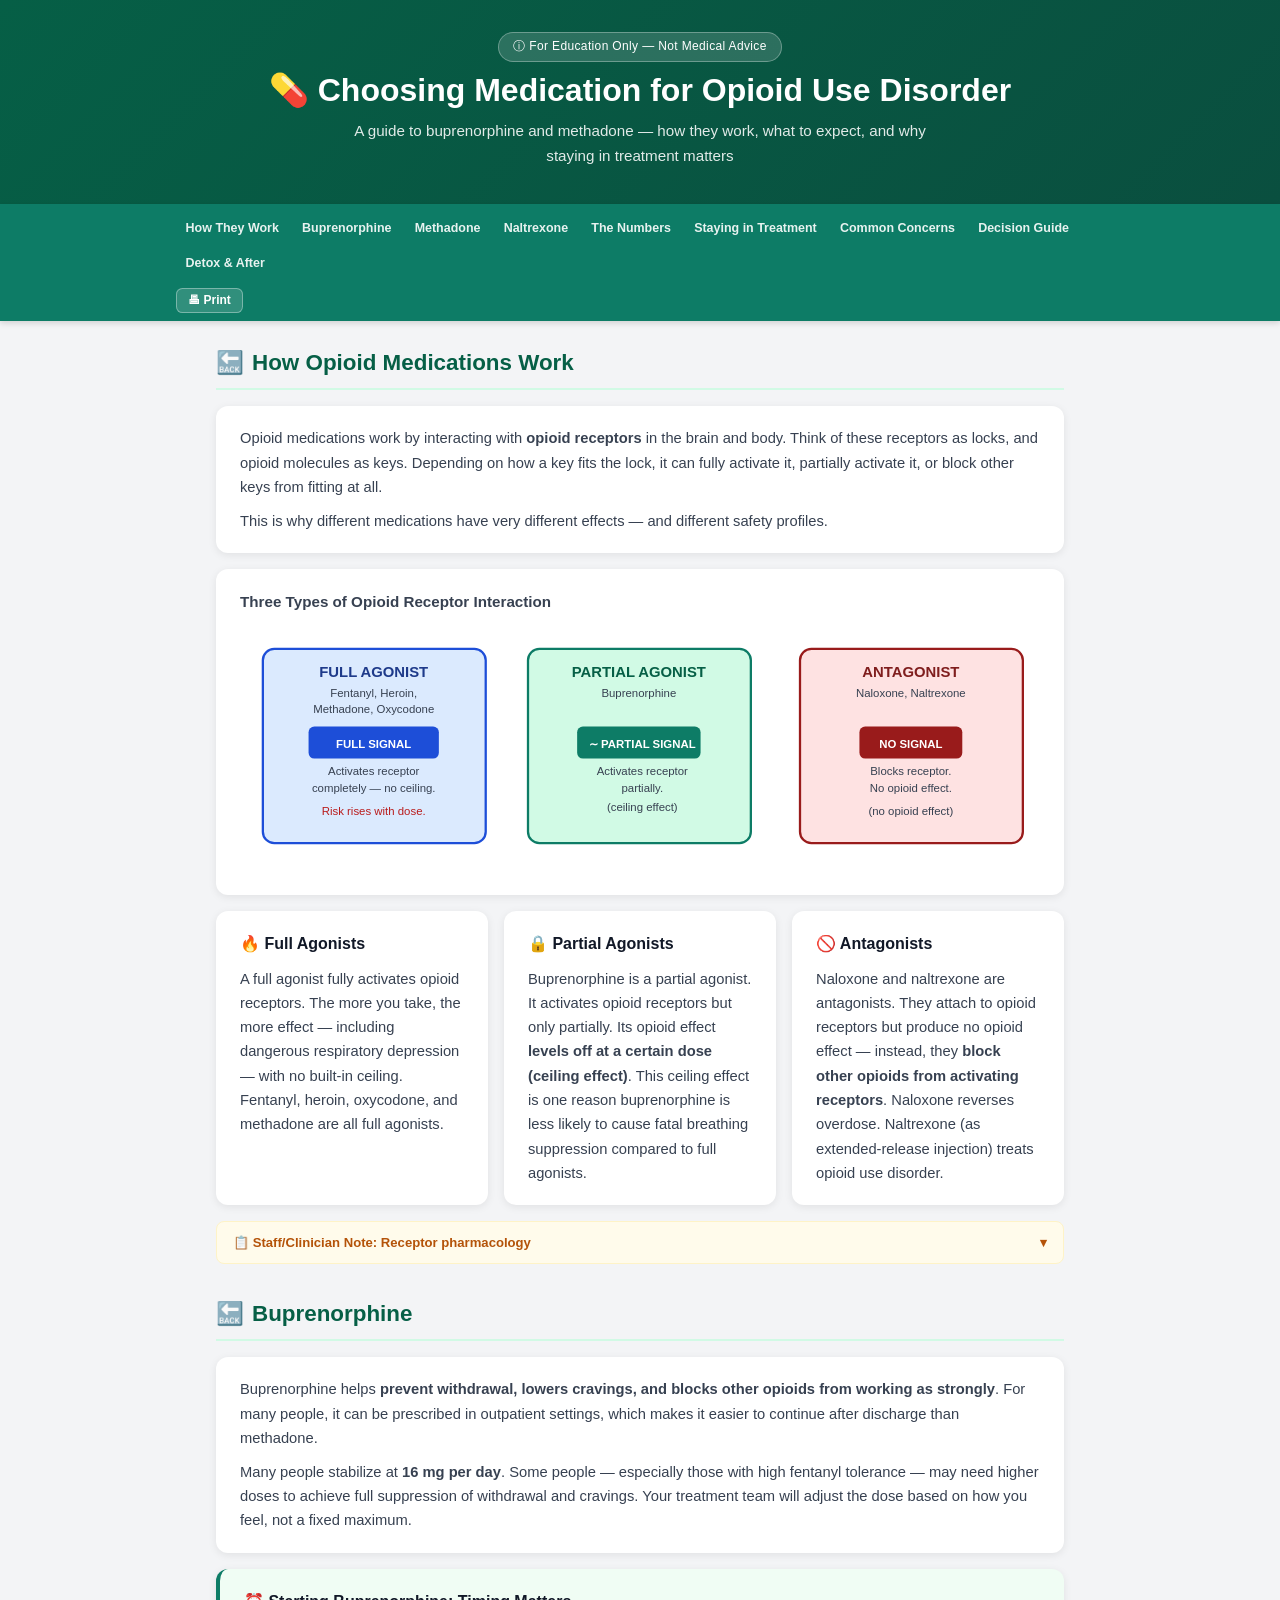
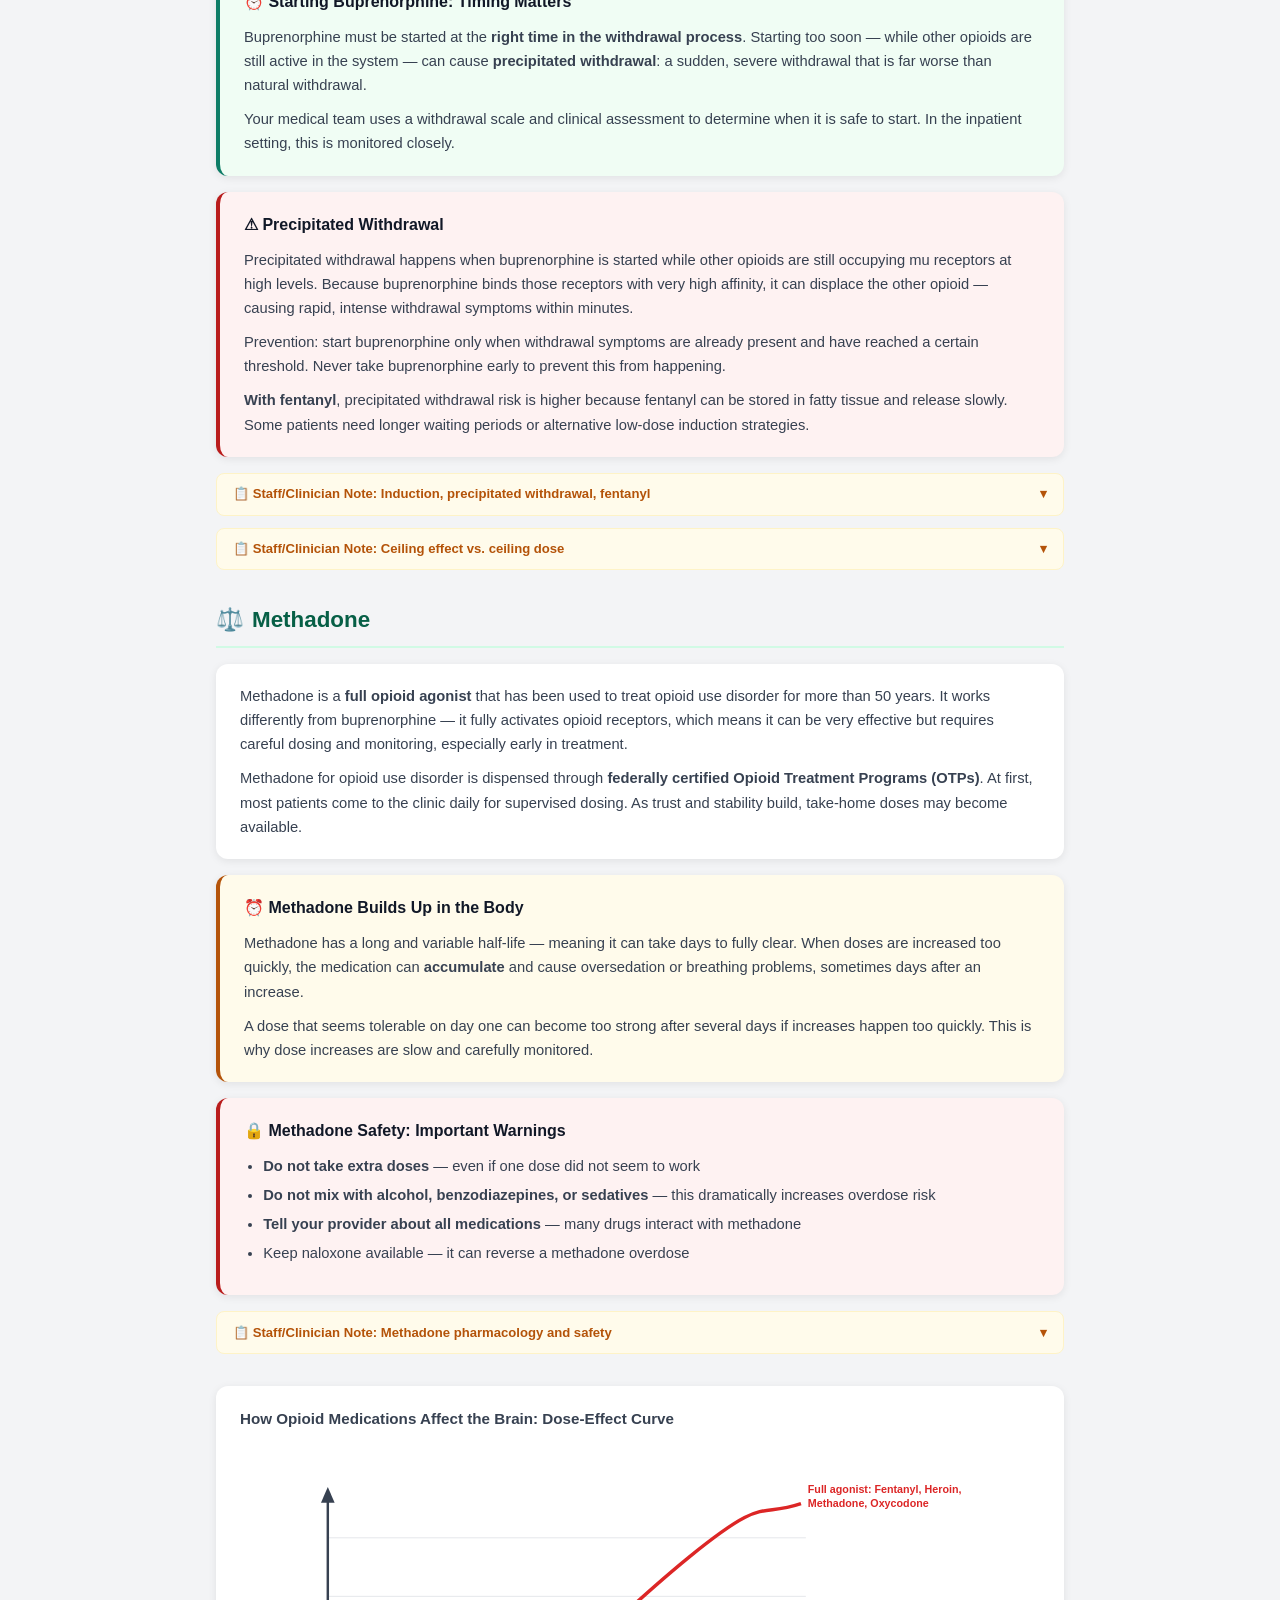
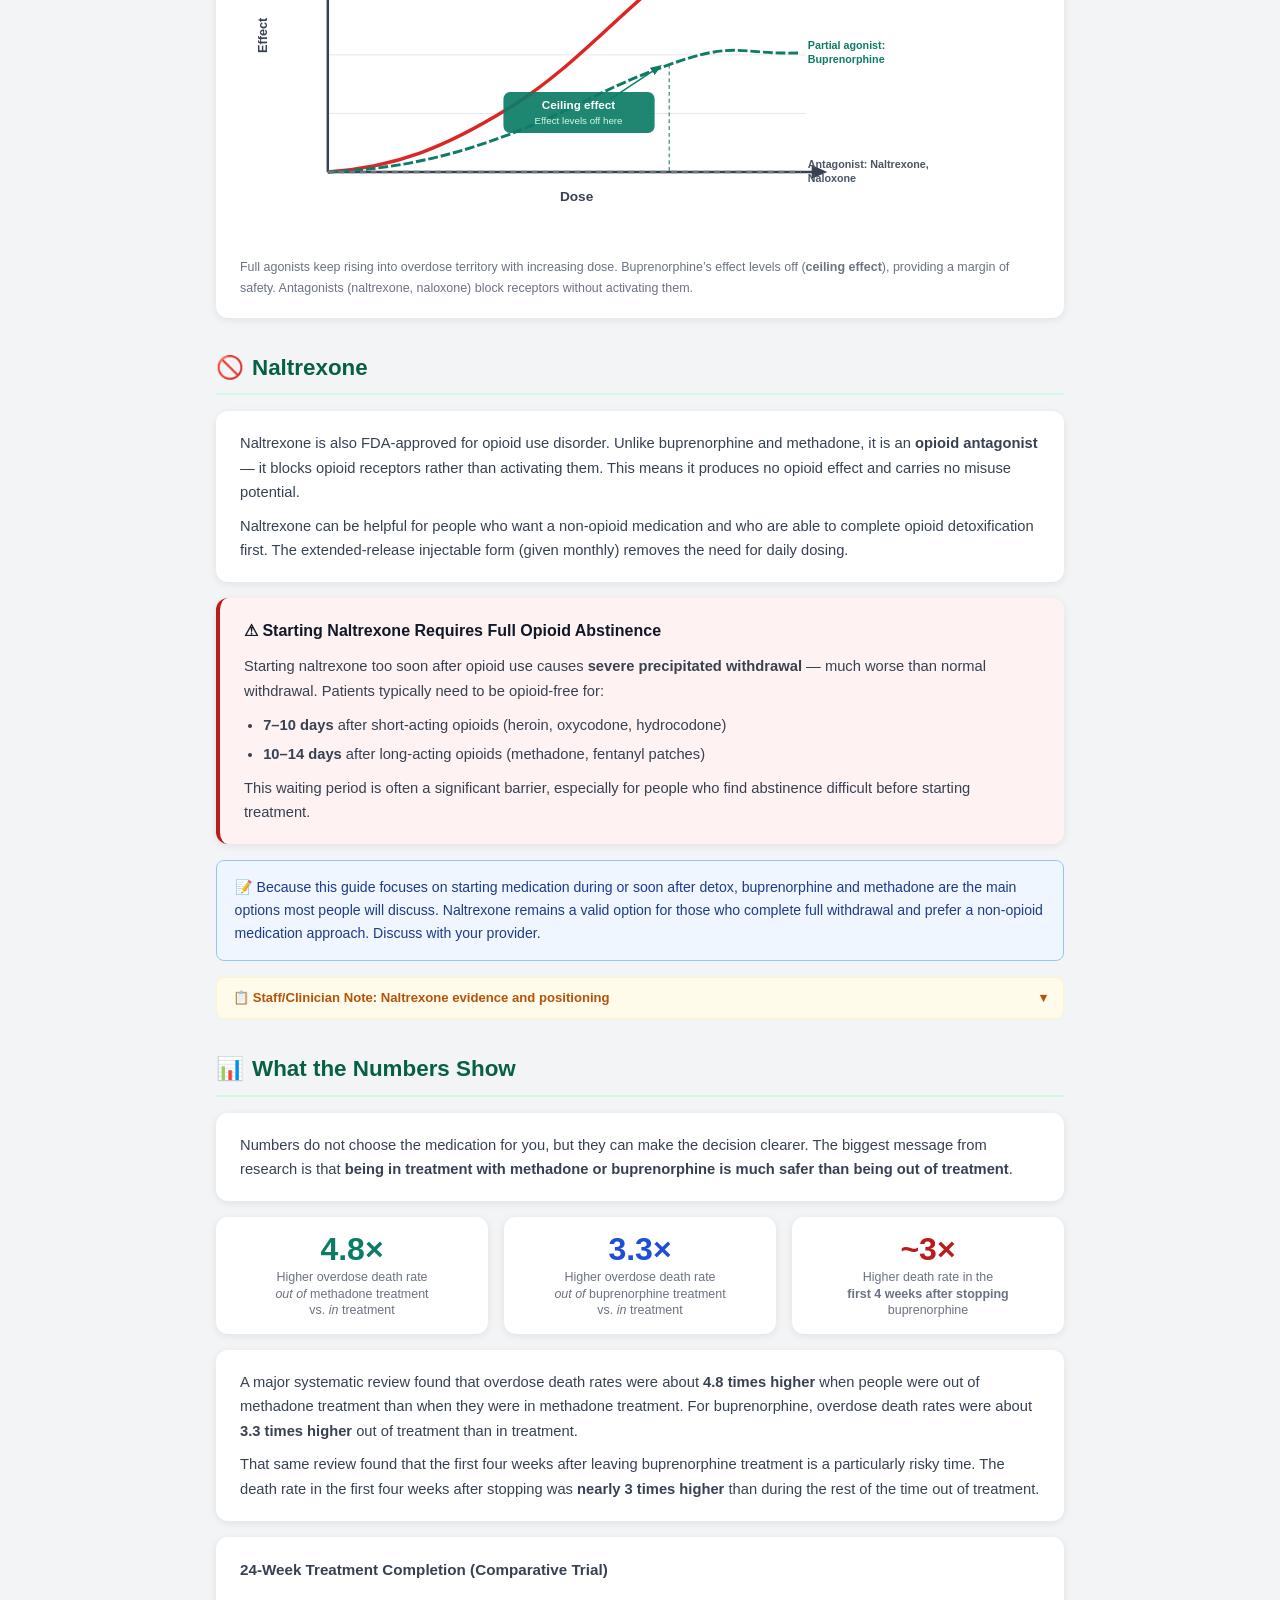
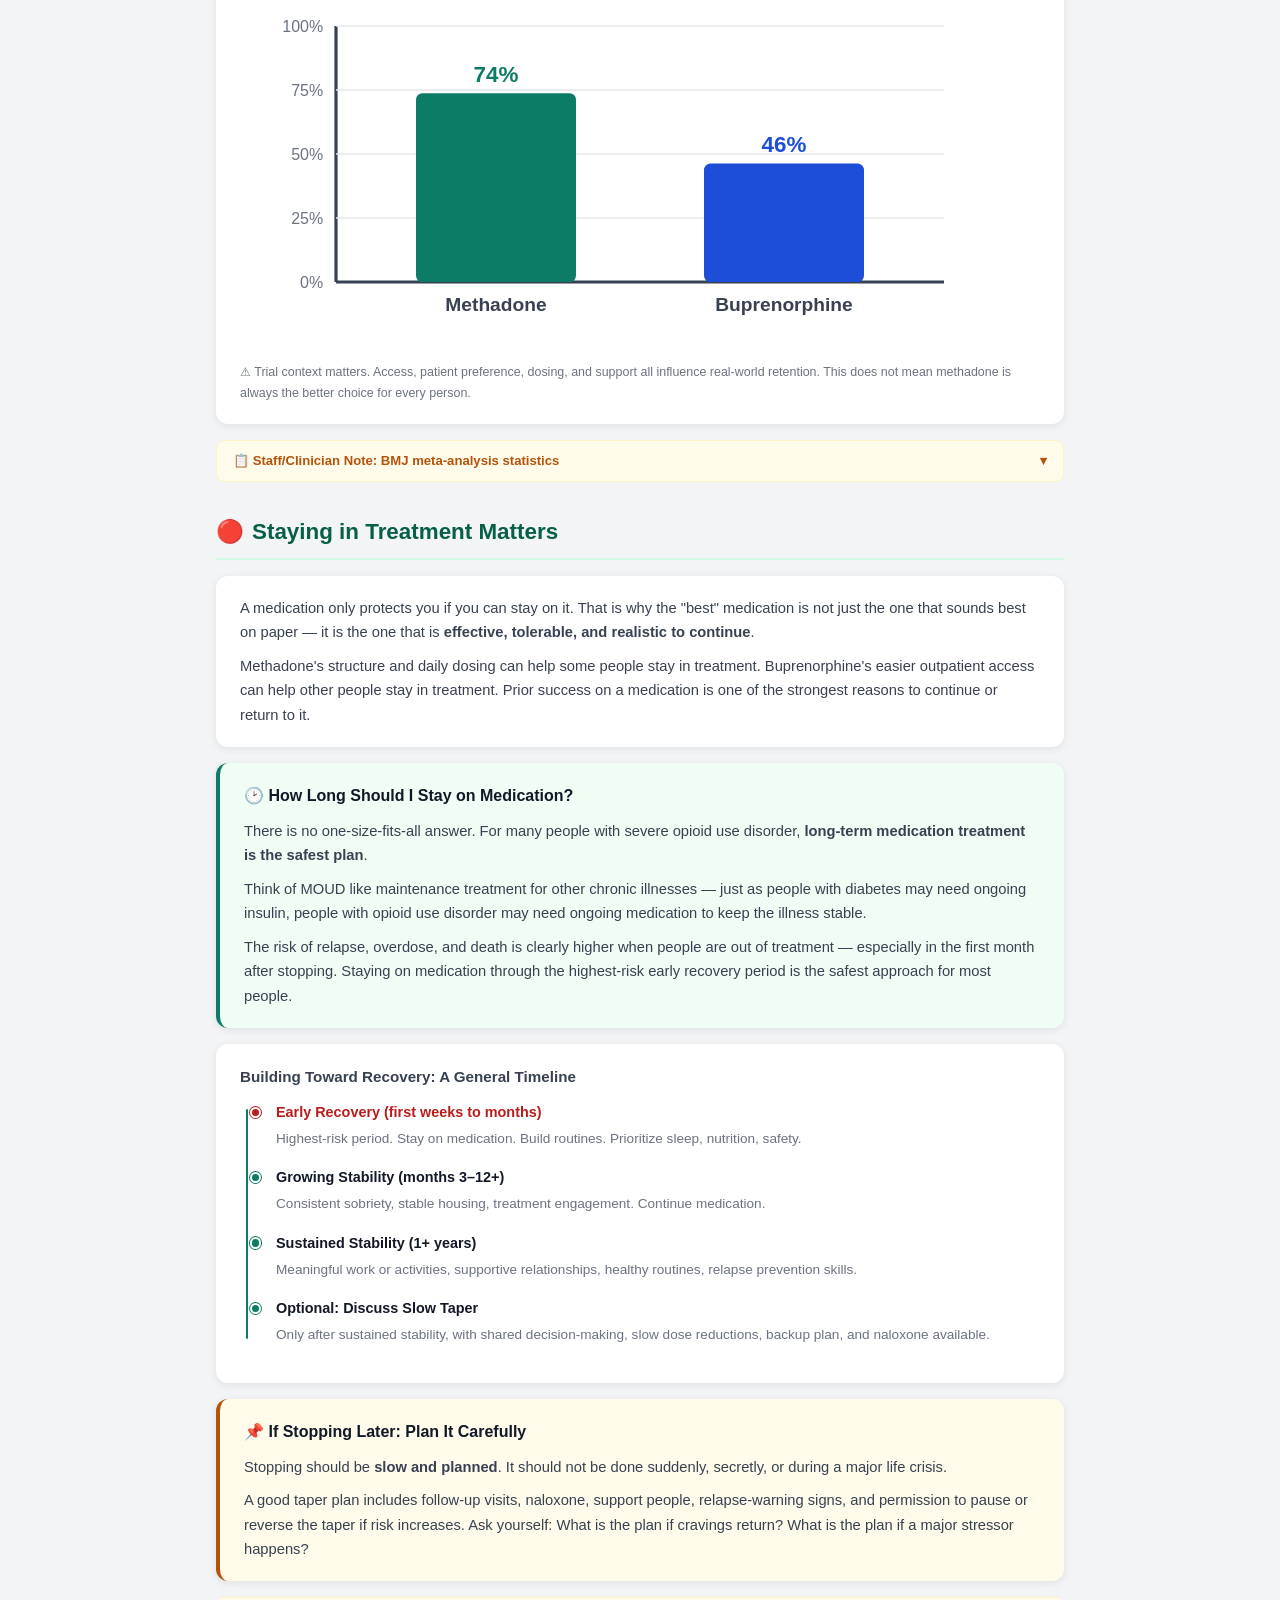
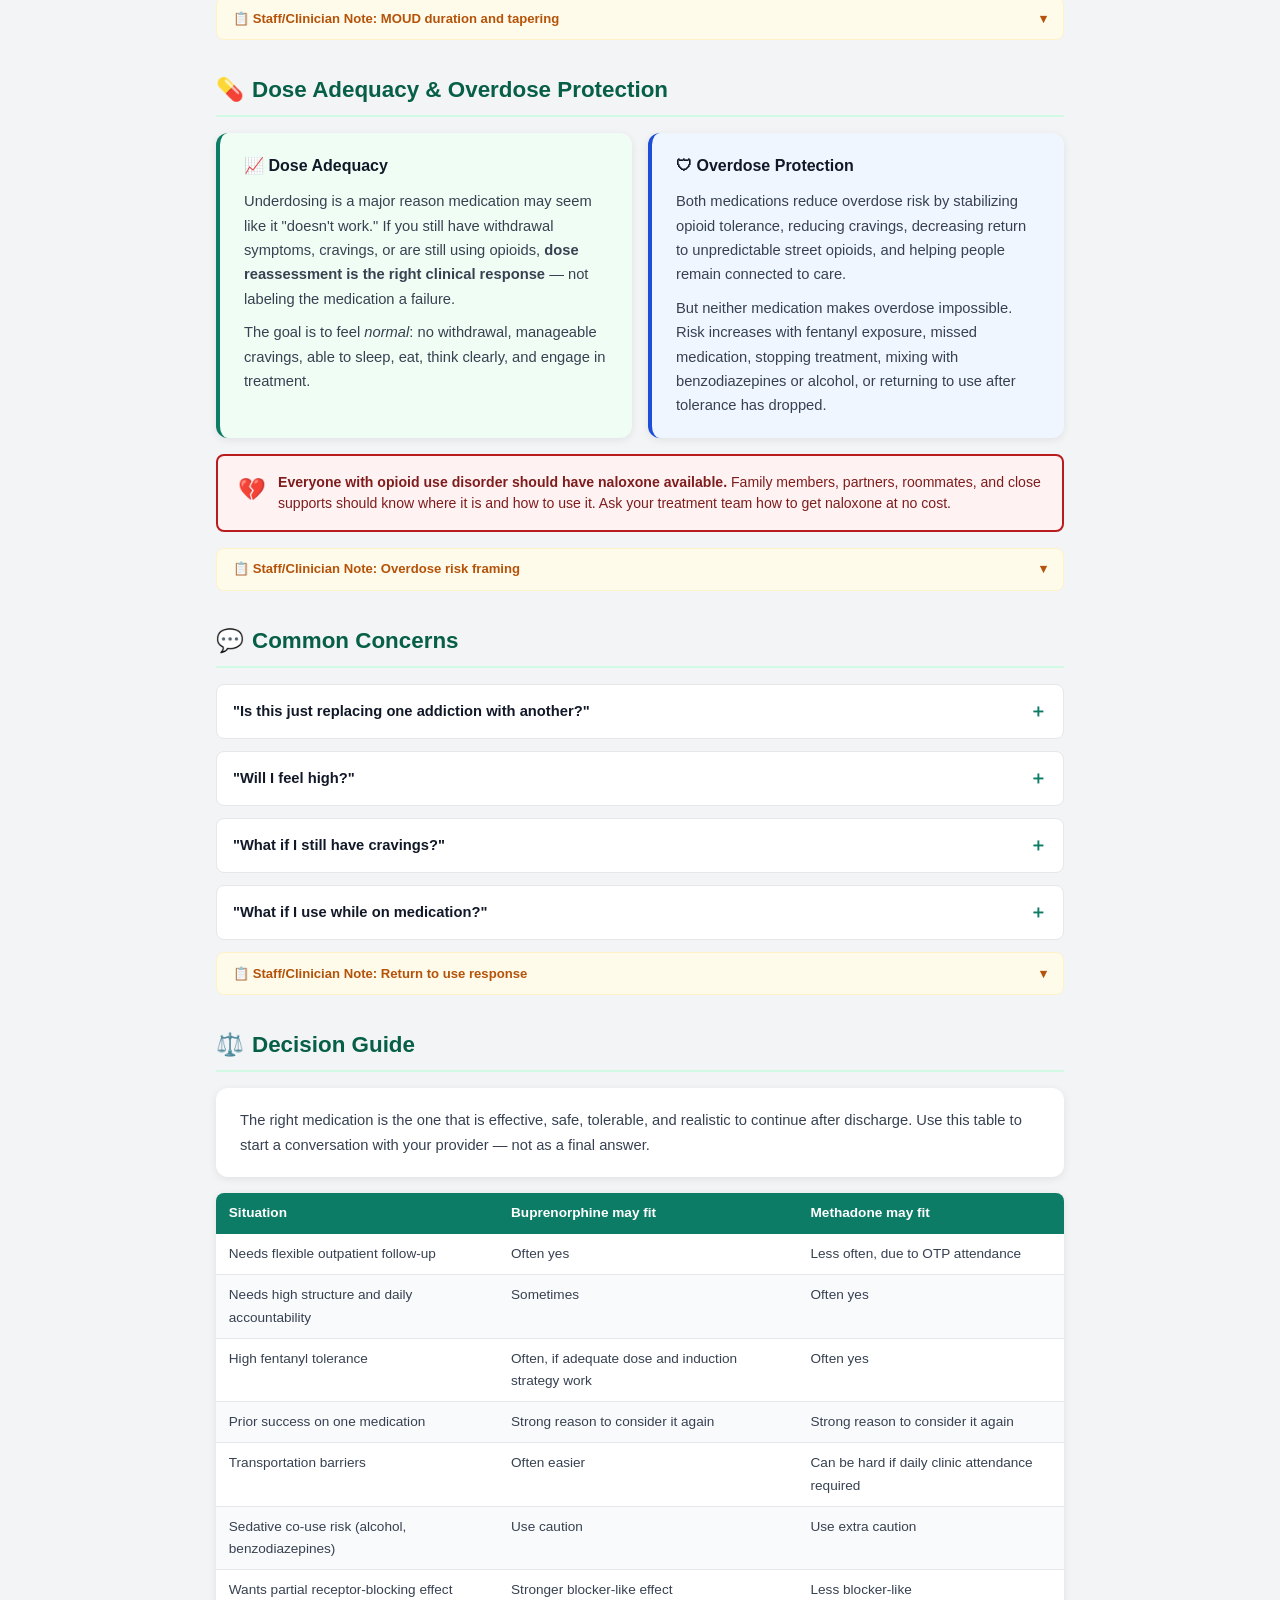
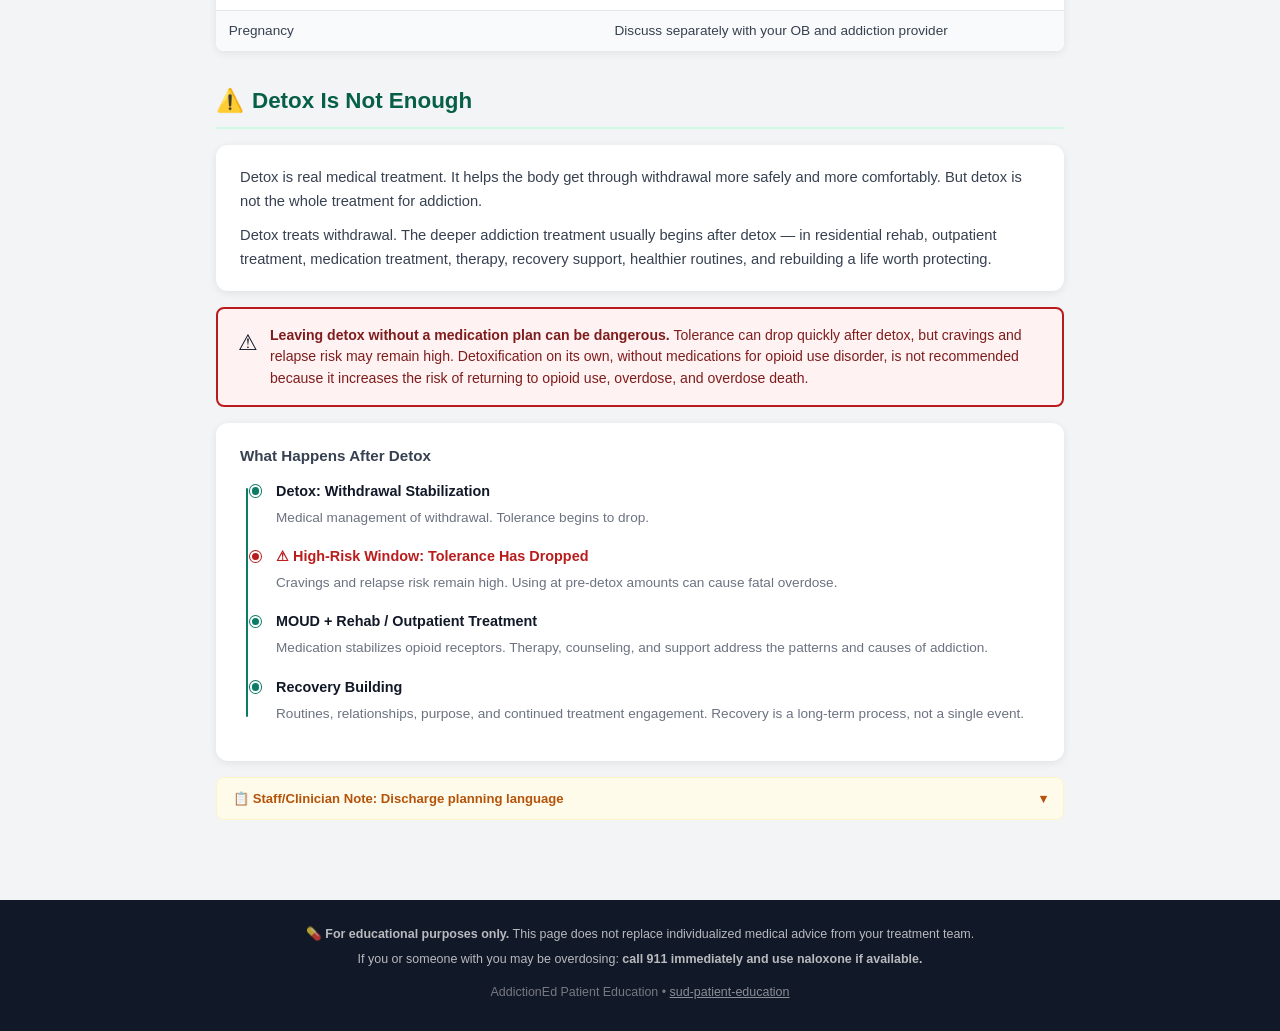
<file: topics/moud-buprenorphine-methadone.html>
<!DOCTYPE html>
<html lang="en">
<head>
<meta charset="UTF-8">
<meta name="viewport" content="width=device-width, initial-scale=1.0">
<title>Choosing Medication for Opioid Use Disorder | Buprenorphine &amp; Methadone</title>
<meta name="description" content="Patient education guide on buprenorphine and methadone for opioid use disorder — how they work, risks, benefits, and what to expect.">
<style>
*,*::before,*::after{box-sizing:border-box;margin:0;padding:0}
:root{
  --teal-700:#0d7c66;--teal-800:#065f46;--teal-100:#d1fae5;--teal-50:#f0fdf4;
  --blue-700:#1d4ed8;--blue-100:#dbeafe;--blue-50:#eff6ff;
  --amber-700:#b45309;--amber-100:#fef3c7;--amber-50:#fffbeb;
  --red-700:#b91c1c;--red-100:#fee2e2;--red-50:#fef2f2;
  --gray-900:#111827;--gray-700:#374151;--gray-500:#6b7280;--gray-200:#e5e7eb;--gray-50:#f9fafb;
  --purple-700:#7c3aed;--purple-100:#ede9fe;
  --font-sans:-apple-system,BlinkMacSystemFont,'Segoe UI',Roboto,sans-serif;
  --radius:0.75rem;--shadow:0 2px 8px rgba(0,0,0,.08);
}
html{scroll-behavior:smooth;font-size:16px}
body{font-family:var(--font-sans);color:var(--gray-900);background:#f3f4f6;line-height:1.65}
a:focus-visible,button:focus-visible,summary:focus-visible{outline:3px solid var(--teal-700);outline-offset:2px}

/* SKIP LINK */
.skip-link{position:absolute;left:-999px;top:auto;width:1px;height:1px;overflow:hidden}
.skip-link:focus{left:1rem;top:1rem;width:auto;height:auto;background:var(--teal-700);color:#fff;padding:.5rem 1rem;border-radius:.5rem;z-index:9999}

/* HEADER */
header{background:linear-gradient(135deg,var(--teal-800) 0%,#0a4f3f 100%);color:#fff;padding:2rem 1.5rem 1.5rem;text-align:center}
header h1{font-size:clamp(1.4rem,4vw,2rem);font-weight:800;line-height:1.25;margin-bottom:.5rem}
header p.subtitle{font-size:.95rem;opacity:.88;max-width:600px;margin:0 auto .75rem}
.disclaimer-badge{display:inline-block;background:rgba(255,255,255,.15);border:1px solid rgba(255,255,255,.3);border-radius:999px;padding:.25rem .9rem;font-size:.75rem;letter-spacing:.03em;margin-bottom:.5rem}

/* NAV */
nav{background:var(--teal-700);position:sticky;top:0;z-index:100;box-shadow:0 2px 6px rgba(0,0,0,.15)}
.nav-inner{display:flex;align-items:center;justify-content:space-between;max-width:960px;margin:0 auto;padding:.5rem 1rem;gap:.5rem;flex-wrap:wrap}
.nav-links{display:flex;flex-wrap:wrap;gap:.25rem}
.nav-links a{color:rgba(255,255,255,.9);text-decoration:none;font-size:.78rem;font-weight:600;padding:.35rem .6rem;border-radius:.4rem;transition:background .15s}
.nav-links a:hover,.nav-links a:focus{background:rgba(255,255,255,.2)}
.nav-actions{display:flex;gap:.4rem}
.btn-print{background:rgba(255,255,255,.15);border:1px solid rgba(255,255,255,.35);color:#fff;font-size:.75rem;padding:.3rem .7rem;border-radius:.4rem;cursor:pointer;font-weight:600;transition:background .15s}
.btn-print:hover{background:rgba(255,255,255,.28)}

/* MAIN */
main{max-width:880px;margin:0 auto;padding:1.5rem 1rem 3rem}

/* SECTIONS */
section{margin-bottom:2rem}
section h2{font-size:clamp(1.1rem,3vw,1.4rem);font-weight:800;color:var(--teal-800);margin-bottom:1rem;padding-bottom:.4rem;border-bottom:2px solid var(--teal-100);display:flex;align-items:center;gap:.5rem}

/* CARDS */
.card{background:#fff;border-radius:var(--radius);box-shadow:var(--shadow);padding:1.25rem 1.5rem;margin-bottom:1rem}
.card h3{font-size:1rem;font-weight:700;margin-bottom:.6rem;color:var(--gray-900)}
.card p{font-size:.92rem;color:var(--gray-700);margin-bottom:.6rem}
.card p:last-child{margin-bottom:0}
.card ul{font-size:.92rem;color:var(--gray-700);padding-left:1.2rem;margin-bottom:.6rem}
.card ul li{margin-bottom:.3rem}

/* CARD GRID */
.card-grid{display:grid;grid-template-columns:repeat(auto-fit,minmax(240px,1fr));gap:1rem;margin-bottom:1rem}
.card-grid .card{margin-bottom:0}

/* HIGHLIGHT CARDS */
.card-teal{border-left:4px solid var(--teal-700);background:var(--teal-50)}
.card-blue{border-left:4px solid var(--blue-700);background:var(--blue-50)}
.card-amber{border-left:4px solid var(--amber-700);background:var(--amber-50)}
.card-red{border-left:4px solid var(--red-700);background:var(--red-50)}
.card-purple{border-left:4px solid var(--purple-700);background:var(--purple-100)}

/* STAT BANNER */
.stat-banner{display:flex;flex-wrap:wrap;gap:1rem;margin-bottom:1rem}
.stat-box{flex:1;min-width:160px;background:#fff;border-radius:var(--radius);box-shadow:var(--shadow);padding:1rem;text-align:center}
.stat-number{font-size:2rem;font-weight:900;line-height:1;margin-bottom:.25rem}
.stat-label{font-size:.78rem;color:var(--gray-500);line-height:1.3}

/* DIAGRAMS */
.diagram-wrapper{background:#fff;border-radius:var(--radius);box-shadow:var(--shadow);padding:1.25rem 1.5rem;margin-bottom:1rem;overflow:hidden}
.diagram-wrapper h3{font-size:.95rem;font-weight:700;margin-bottom:.75rem;color:var(--gray-700)}

/* DETAILS / STAFF NOTES */
details{background:var(--amber-50);border:1px solid var(--amber-100);border-radius:.5rem;margin-top:.75rem}
details summary{padding:.6rem 1rem;font-size:.82rem;font-weight:700;color:var(--amber-700);cursor:pointer;list-style:none;display:flex;align-items:center;gap:.4rem}
details summary::-webkit-details-marker{display:none}
details summary::after{content:"▾";margin-left:auto;transition:transform .2s}
details[open] summary::after{transform:rotate(-180deg)}
.details-body{padding:.75rem 1rem 1rem;font-size:.85rem;color:var(--gray-700);border-top:1px solid var(--amber-100)}
.details-body p{margin-bottom:.5rem}
.details-body p:last-child{margin-bottom:0}

/* FAQ ACCORDION */
.faq-item{background:#fff;border:1px solid var(--gray-200);border-radius:.5rem;margin-bottom:.5rem;overflow:hidden}
.faq-item summary{padding:.75rem 1rem;font-size:.92rem;font-weight:700;color:var(--gray-900);cursor:pointer;list-style:none;display:flex;justify-content:space-between;align-items:center}
.faq-item summary::-webkit-details-marker{display:none}
.faq-item summary::after{content:"＋";font-size:1.1rem;color:var(--teal-700);transition:transform .2s}
details[open].faq-item summary::after{content:"－"}
.faq-body{padding:.75rem 1rem 1rem;font-size:.9rem;color:var(--gray-700);border-top:1px solid var(--gray-200)}
.faq-body p{margin-bottom:.5rem}
.faq-body p:last-child{margin-bottom:0}

/* TABLE */
table{width:100%;border-collapse:collapse;font-size:.85rem;margin-bottom:1rem;background:#fff;border-radius:.5rem;overflow:hidden;box-shadow:var(--shadow)}
thead th{background:var(--teal-700);color:#fff;padding:.6rem .8rem;text-align:left;font-weight:700}
tbody tr:nth-child(even){background:var(--gray-50)}
tbody td{padding:.55rem .8rem;color:var(--gray-700);vertical-align:top;border-bottom:1px solid var(--gray-200)}
tbody tr:last-child td{border-bottom:none}

/* TIMELINE */
.timeline{position:relative;padding-left:1.5rem;margin-bottom:1rem}
.timeline::before{content:"";position:absolute;left:.4rem;top:.5rem;bottom:.5rem;width:2px;background:var(--teal-700);border-radius:1px}
.timeline-item{position:relative;margin-bottom:1rem;padding-left:.75rem}
.timeline-item::before{content:"";position:absolute;left:-.9rem;top:.35rem;width:.7rem;height:.7rem;border-radius:50%;background:var(--teal-700);border:2px solid #fff;box-shadow:0 0 0 1px var(--teal-700)}
.timeline-item h4{font-size:.9rem;font-weight:700;margin-bottom:.2rem}
.timeline-item p{font-size:.85rem;color:var(--gray-500)}
.timeline-item.danger::before{background:var(--red-700);box-shadow:0 0 0 1px var(--red-700)}
.timeline-item.danger h4{color:var(--red-700)}

/* WARNING BOX */
.warning-box{background:var(--red-50);border:2px solid var(--red-700);border-radius:.5rem;padding:1rem 1.25rem;margin-bottom:1rem;display:flex;gap:.75rem;align-items:flex-start}
.warning-box .icon{font-size:1.4rem;flex-shrink:0}
.warning-box p{font-size:.88rem;color:#7f1d1d;margin:0;line-height:1.5}

/* INFO BOX */
.info-box{background:var(--blue-50);border:1px solid #93c5fd;border-radius:.5rem;padding:.9rem 1.1rem;margin-bottom:1rem}
.info-box p{font-size:.88rem;color:#1e3a8a;margin:0}

/* FOOTER */
footer{background:var(--gray-900);color:rgba(255,255,255,.7);text-align:center;padding:1.5rem 1rem;font-size:.78rem}
footer a{color:rgba(255,255,255,.85);text-decoration:underline}
footer p{margin-bottom:.3rem}

/* PRINT */
@media print{
  nav,header .disclaimer-badge,.btn-print,details{display:none!important}
  body{background:#fff;color:#000;font-size:11pt}
  .card,.diagram-wrapper,.stat-box{box-shadow:none;border:1px solid #ccc}
  a[href]::after{content:" (" attr(href) ")";font-size:9pt;color:#555}
  section{page-break-inside:avoid}
}

@media(max-width:600px){
  header{padding:1.5rem 1rem 1rem}
  main{padding:1rem .75rem 2rem}
  .card{padding:1rem}
  .nav-links a{font-size:.72rem;padding:.28rem .5rem}
  table{font-size:.78rem}
}
</style>
</head>
<body>
<a href="#main-content" class="skip-link">Skip to main content</a>

<!-- HEADER -->
<header>
  <span class="disclaimer-badge">&#9432; For Education Only — Not Medical Advice</span>
  <h1>&#128138; Choosing Medication for Opioid Use Disorder</h1>
  <p class="subtitle">A guide to buprenorphine and methadone — how they work, what to expect, and why staying in treatment matters</p>
</header>

<!-- NAV -->
<nav aria-label="Page sections">
  <div class="nav-inner">
    <div class="nav-links">
      <a href="#how-medications-work">How They Work</a>
      <a href="#buprenorphine">Buprenorphine</a>
      <a href="#methadone">Methadone</a>
      <a href="#naltrexone">Naltrexone</a>
      <a href="#numbers">The Numbers</a>
      <a href="#staying-in-treatment">Staying in Treatment</a>
      <a href="#concerns">Common Concerns</a>
      <a href="#decision-guide">Decision Guide</a>
      <a href="#detox">Detox &amp; After</a>
    </div>
    <div class="nav-actions">
      <button class="btn-print" onclick="window.print()" aria-label="Print this page">&#128438; Print</button>
    </div>
  </div>
</nav>

<!-- MAIN -->
<main id="main-content">

<!-- HOW MEDICATIONS WORK -->
<section id="how-medications-work" aria-labelledby="h-how">
  <h2 id="h-how"><span aria-hidden="true">&#128281;</span> How Opioid Medications Work</h2>

  <div class="card">
    <p>Opioid medications work by interacting with <strong>opioid receptors</strong> in the brain and body. Think of these receptors as locks, and opioid molecules as keys. Depending on how a key fits the lock, it can fully activate it, partially activate it, or block other keys from fitting at all.</p>
    <p>This is why different medications have very different effects — and different safety profiles.</p>
  </div>

  <!-- Three-type receptor diagram -->
  <div class="diagram-wrapper" role="img" aria-label="Diagram showing three types of opioid receptor interaction: full agonist, partial agonist, and antagonist">
    <h3>Three Types of Opioid Receptor Interaction</h3>
    <svg viewBox="0 0 700 210" width="100%" height="auto" aria-hidden="true">
      <defs>
        <marker id="arr-b" markerWidth="8" markerHeight="8" refX="6" refY="3" orient="auto"><path d="M0,0 L0,6 L8,3 z" fill="#374151"/></marker>
      </defs>
      <!-- Full agonist box -->
      <rect x="20" y="20" width="195" height="170" rx="10" fill="#dbeafe" stroke="#1d4ed8" stroke-width="2"/>
      <text x="117" y="45" text-anchor="middle" font-size="13" font-weight="bold" fill="#1e3a8a">FULL AGONIST</text>
      <text x="117" y="62" text-anchor="middle" font-size="10" fill="#374151">Fentanyl, Heroin,</text>
      <text x="117" y="76" text-anchor="middle" font-size="10" fill="#374151">Methadone, Oxycodone</text>
      <rect x="60" y="88" width="114" height="28" rx="5" fill="#1d4ed8"/>
      <text x="117" y="107" text-anchor="middle" font-size="10" fill="white" font-weight="bold">FULL SIGNAL</text>
      <text x="117" y="130" text-anchor="middle" font-size="10" fill="#374151">Activates receptor</text>
      <text x="117" y="145" text-anchor="middle" font-size="10" fill="#374151">completely — no ceiling.</text>
      <text x="117" y="165" text-anchor="middle" font-size="10" fill="#b91c1c">Risk rises with dose.</text>
      <!-- Partial agonist box -->
      <rect x="252" y="20" width="195" height="170" rx="10" fill="#d1fae5" stroke="#0d7c66" stroke-width="2"/>
      <text x="349" y="45" text-anchor="middle" font-size="13" font-weight="bold" fill="#065f46">PARTIAL AGONIST</text>
      <text x="349" y="62" text-anchor="middle" font-size="10" fill="#374151">Buprenorphine</text>
      <rect x="295" y="88" width="108" height="28" rx="5" fill="#0d7c66"/>
      <text x="352" y="107" text-anchor="middle" font-size="10" fill="white" font-weight="bold">&#8764; PARTIAL SIGNAL</text>
      <text x="352" y="130" text-anchor="middle" font-size="10" fill="#374151">Activates receptor</text>
      <text x="352" y="145" text-anchor="middle" font-size="10" fill="#374151">partially.</text>
      <text x="352" y="162" text-anchor="middle" font-size="10" fill="#374151">(ceiling effect)</text>
      <!-- Antagonist box -->
      <rect x="490" y="20" width="195" height="170" rx="10" fill="#fee2e2" stroke="#991b1b" stroke-width="2"/>
      <text x="587" y="45" text-anchor="middle" font-size="13" font-weight="bold" fill="#7f1d1d">ANTAGONIST</text>
      <text x="587" y="62" text-anchor="middle" font-size="10" fill="#374151">Naloxone, Naltrexone</text>
      <rect x="542" y="88" width="90" height="28" rx="5" fill="#991b1b"/>
      <text x="587" y="107" text-anchor="middle" font-size="10" fill="white" font-weight="bold">NO SIGNAL</text>
      <text x="587" y="130" text-anchor="middle" font-size="10" fill="#374151">Blocks receptor.</text>
      <text x="587" y="145" text-anchor="middle" font-size="10" fill="#374151">No opioid effect.</text>
      <text x="587" y="165" text-anchor="middle" font-size="10" fill="#374151">(no opioid effect)</text>
    </svg>
  </div>

  <div class="card-grid">
    <div class="card" style="margin-bottom:0;">
      <h3>&#128293; Full Agonists</h3>
      <p>A full agonist fully activates opioid receptors. The more you take, the more effect — including dangerous respiratory depression — with no built-in ceiling. Fentanyl, heroin, oxycodone, and methadone are all full agonists.</p>
    </div>
    <div class="card" style="margin-bottom:0;">
      <h3>&#128274; Partial Agonists</h3>
      <p>Buprenorphine is a partial agonist. It activates opioid receptors but only partially. Its opioid effect <strong>levels off at a certain dose (ceiling effect)</strong>. This ceiling effect is one reason buprenorphine is less likely to cause fatal breathing suppression compared to full agonists.</p>
    </div>
    <div class="card" style="margin-bottom:0;">
      <h3>&#128683; Antagonists</h3>
      <p>Naloxone and naltrexone are antagonists. They attach to opioid receptors but produce no opioid effect — instead, they <strong>block other opioids from activating receptors</strong>. Naloxone reverses overdose. Naltrexone (as extended-release injection) treats opioid use disorder.</p>
    </div>
  </div>

  <details>
    <summary>&#128203; Staff/Clinician Note: Receptor pharmacology</summary>
    <div class="details-body">
      <p>Buprenorphine is a high-affinity partial mu-opioid receptor agonist with lower intrinsic activity than full agonists and partial kappa antagonism. Its ceiling effect applies to respiratory depression and euphoria — but not necessarily to analgesia or subjective effects at sub-ceiling doses. For patients on buprenorphine presenting for acute pain management, standard opioid analgesics may have reduced effectiveness due to receptor occupancy; coordinate with pain/anesthesia services.</p>
      <p>Methadone is a full mu-opioid agonist and NMDA receptor antagonist. Its long, variable half-life (24–36+ hours) distinguishes it from other opioids and drives accumulation risk during induction.</p>
    </div>
  </details>
</section>

<!-- BUPRENORPHINE -->
<section id="buprenorphine" aria-labelledby="h-bup">
  <h2 id="h-bup"><span aria-hidden="true">&#128281;</span> Buprenorphine</h2>

  <div class="card">
    <p>Buprenorphine helps <strong>prevent withdrawal, lowers cravings, and blocks other opioids from working as strongly</strong>. For many people, it can be prescribed in outpatient settings, which makes it easier to continue after discharge than methadone.</p>
    <p>Many people stabilize at <strong>16 mg per day</strong>. Some people &mdash; especially those with high fentanyl tolerance &mdash; may need higher doses to achieve full suppression of withdrawal and cravings. Your treatment team will adjust the dose based on how you feel, not a fixed maximum.</p>
  </div>

  <div class="card card-teal">
    <h3>&#9200; Starting Buprenorphine: Timing Matters</h3>
    <p>Buprenorphine must be started at the <strong>right time in the withdrawal process</strong>. Starting too soon — while other opioids are still active in the system — can cause <strong>precipitated withdrawal</strong>: a sudden, severe withdrawal that is far worse than natural withdrawal.</p>
    <p>Your medical team uses a withdrawal scale and clinical assessment to determine when it is safe to start. In the inpatient setting, this is monitored closely.</p>
  </div>

  <div class="card card-red">
    <h3>&#9888; Precipitated Withdrawal</h3>
    <p>Precipitated withdrawal happens when buprenorphine is started while other opioids are still occupying mu receptors at high levels. Because buprenorphine binds those receptors with very high affinity, it can displace the other opioid — causing rapid, intense withdrawal symptoms within minutes.</p>
    <p>Prevention: start buprenorphine only when withdrawal symptoms are already present and have reached a certain threshold. Never take buprenorphine early to prevent this from happening.</p>
    <p><strong>With fentanyl</strong>, precipitated withdrawal risk is higher because fentanyl can be stored in fatty tissue and release slowly. Some patients need longer waiting periods or alternative low-dose induction strategies.</p>
  </div>

  <details>
    <summary>&#128203; Staff/Clinician Note: Induction, precipitated withdrawal, fentanyl</summary>
    <div class="details-body">
      <p>Standard COWS-guided induction (score ≥8–12) remains the foundation. In fentanyl-dominant environments, consider extended low-dose induction (micro-dosing/Bernese method): begin buprenorphine at 0.5–2 mg sublingually without waiting for full withdrawal, titrate over 3–5 days while allowing co-occurring opioid use to taper. Evidence base is observational but growing; reduces precipitated withdrawal risk significantly in fentanyl-exposed patients.</p>
      <p>Ceiling effect vs. ceiling dose: the pharmacodynamic ceiling applies to respiratory depression and euphoria, not necessarily to clinical benefit at higher therapeutic doses. Doses above 16 mg/day (24, 32 mg) may improve outcomes in some patients. Do not conflate ceiling effect with a clinical dosing cap.</p>
    </div>
  </details>

  <details>
    <summary>&#128203; Staff/Clinician Note: Ceiling effect vs. ceiling dose</summary>
    <div class="details-body">
      <p>Distinguish <strong>ceiling effect</strong> from &ldquo;ceiling dose.&rdquo; The ceiling effect refers to a pharmacodynamic plateau in opioid agonist activity (respiratory depression, euphoria) that occurs with buprenorphine. It does not mean there is a maximum therapeutic dose. Clinical response — withdrawal suppression, craving reduction, treatment retention — can continue to improve with doses above 16 mg/day in some patients, particularly those with high fentanyl tolerance. A dose of 24 mg/day is supported by evidence and is within labeled use.</p>
    </div>
  </details>
</section>

<!-- METHADONE -->
<section id="methadone" aria-labelledby="h-meth">
  <h2 id="h-meth"><span aria-hidden="true">&#9878;&#65039;</span> Methadone</h2>

  <div class="card">
    <p>Methadone is a <strong>full opioid agonist</strong> that has been used to treat opioid use disorder for more than 50 years. It works differently from buprenorphine — it fully activates opioid receptors, which means it can be very effective but requires careful dosing and monitoring, especially early in treatment.</p>
    <p>Methadone for opioid use disorder is dispensed through <strong>federally certified Opioid Treatment Programs (OTPs)</strong>. At first, most patients come to the clinic daily for supervised dosing. As trust and stability build, take-home doses may become available.</p>
  </div>

  <div class="card card-amber">
    <h3>&#9200; Methadone Builds Up in the Body</h3>
    <p>Methadone has a long and variable half-life — meaning it can take days to fully clear. When doses are increased too quickly, the medication can <strong>accumulate</strong> and cause oversedation or breathing problems, sometimes days after an increase.</p>
    <p>A dose that seems tolerable on day one can become too strong after several days if increases happen too quickly. This is why dose increases are slow and carefully monitored.</p>
  </div>

  <div class="card card-red">
    <h3>&#128274; Methadone Safety: Important Warnings</h3>
    <ul>
      <li><strong>Do not take extra doses</strong> — even if one dose did not seem to work</li>
      <li><strong>Do not mix with alcohol, benzodiazepines, or sedatives</strong> — this dramatically increases overdose risk</li>
      <li><strong>Tell your provider about all medications</strong> — many drugs interact with methadone</li>
      <li>Keep naloxone available — it can reverse a methadone overdose</li>
    </ul>
  </div>

  <details>
    <summary>&#128203; Staff/Clinician Note: Methadone pharmacology and safety</summary>
    <div class="details-body">
      <p>Methadone's long, variable half-life (mean ~24–36 hours, range up to 100+ hours) creates accumulation risk during induction and rapid titration. Respiratory depression risk peaks on days 3–5 after initiation or dose increase, not day 1. QTc prolongation is a class concern; baseline and periodic ECG monitoring is warranted per SAMHSA/OTP protocols, especially with doses ≥100 mg/day or concurrent QT-prolonging medications.</p>
      <p>Dosing: effective dose range is typically 60–120 mg/day; underdosing (below 60 mg) is associated with poor treatment outcomes and increased illicit opioid use. Per the MMWR/SAMHSA OTP guidelines, do not equate low dose tolerance with adequate dosing without clinical assessment.</p>
    </div>
  </details>

<!-- Dose-Effect Curve: before naltrexone section -->
  <div class="diagram-wrapper" role="img" aria-label="Dose-effect curve showing full agonist rising continuously into overdose territory; partial agonist plateaus due to ceiling effect; antagonist has no agonist effect" style="margin-top:2rem;">
    <h3 style="margin-bottom:1.2rem;">How Opioid Medications Affect the Brain: Dose-Effect Curve</h3>
    <svg viewBox="0 0 820 400" width="100%" height="auto" aria-hidden="true" style="overflow:visible;">
      <!-- Grid lines -->
      <line x1="90" y1="330" x2="580" y2="330" stroke="#e5e7eb" stroke-width="1.5"/>
      <line x1="90" y1="270" x2="580" y2="270" stroke="#e5e7eb" stroke-width="1"/>
      <line x1="90" y1="210" x2="580" y2="210" stroke="#e5e7eb" stroke-width="1"/>
      <line x1="90" y1="150" x2="580" y2="150" stroke="#e5e7eb" stroke-width="1"/>
      <line x1="90" y1="90" x2="580" y2="90" stroke="#e5e7eb" stroke-width="1"/>

      <!-- Axes -->
      <line x1="90" y1="330" x2="90" y2="45" stroke="#374151" stroke-width="2.5"/>
      <line x1="90" y1="330" x2="595" y2="330" stroke="#374151" stroke-width="2.5"/>
      <!-- Y-axis arrow -->
      <polygon points="90,38 83,54 97,54" fill="#374151"/>
      <!-- X-axis arrow -->
      <polygon points="602,330 586,323 586,337" fill="#374151"/>

      <!-- X-axis label -->
      <text x="345" y="360" text-anchor="middle" font-size="14" fill="#374151" font-weight="bold">Dose</text>

      <!-- Y-axis label (rotated) -->
      <text x="28" y="190" text-anchor="middle" font-size="13" fill="#374151" font-weight="bold" transform="rotate(-90,28,190)">Effect</text>

      <!-- Y-axis risk annotation (rotated, red, left of axis) -->
      <text x="58" y="100" text-anchor="middle" font-size="10" fill="#b91c1c" font-style="italic" font-weight="600" transform="rotate(-90,58,185)">Higher = higher risk of resp. depression &amp; overdose</text>

      <!-- FULL AGONIST: S-curve, rises steeply, well above partial at all points -->
      <path d="M90,330 C160,325 210,305 275,265 S380,175 460,110 S530,70 575,55"
            fill="none" stroke="#dc2626" stroke-width="3.5"/>

      <!-- PARTIAL AGONIST: starts same, rises slower, plateaus clearly below full agonist -->
      <path d="M90,330 C160,327 215,315 280,290 S370,245 440,220 S510,210 575,208"
            fill="none" stroke="#0d7c66" stroke-width="3" stroke-dasharray="10,3"/>

      <!-- ANTAGONIST: flat at baseline -->
      <line x1="90" y1="330" x2="575" y2="330" stroke="#6b7280" stroke-width="2.5" stroke-dasharray="6,5"/>

      <!-- Ceiling effect: dashed vertical drop line + callout box -->
      <line x1="440" y1="220" x2="440" y2="330" stroke="#0d7c66" stroke-width="1.5" stroke-dasharray="4,3" opacity="0.7"/>
      <!-- Arrow pointing to plateau -->
      <line x1="380" y1="255" x2="430" y2="222" stroke="#0d7c66" stroke-width="1.5" marker-end="url(#arrowG)"/>
      <defs>
        <marker id="arrowG" markerWidth="8" markerHeight="8" refX="6" refY="3" orient="auto">
          <path d="M0,0 L0,6 L8,3 z" fill="#0d7c66"/>
        </marker>
      </defs>
      <rect x="270" y="248" width="155" height="42" rx="7" fill="#0d7c66" opacity="0.92"/>
      <text x="347" y="265" text-anchor="middle" font-size="12" fill="white" font-weight="bold">Ceiling effect</text>
      <text x="347" y="281" text-anchor="middle" font-size="10" fill="#d1fae5">Effect levels off here</text>

      <!-- END-OF-LINE LABELS (right of curves) -->
      <!-- Full agonist label -->
      <text x="582" y="44" font-size="11" fill="#dc2626" font-weight="700">Full agonist: Fentanyl, Heroin,</text>
      <text x="582" y="58" font-size="11" fill="#dc2626" font-weight="700">Methadone, Oxycodone</text>
      <!-- Partial agonist label -->
      <text x="582" y="204" font-size="11" fill="#0d7c66" font-weight="700">Partial agonist:</text>
      <text x="582" y="218" font-size="11" fill="#0d7c66" font-weight="700">Buprenorphine</text>
      <!-- Antagonist label -->
      <text x="582" y="326" font-size="11" fill="#4b5563" font-weight="700">Antagonist: Naltrexone,</text>
      <text x="582" y="340" font-size="11" fill="#4b5563" font-weight="700">Naloxone</text>
    </svg>
    <p style="font-size:.78rem;color:var(--gray-500);margin-top:.5rem;">Full agonists keep rising into overdose territory with increasing dose. Buprenorphine&rsquo;s effect levels off (<strong>ceiling effect</strong>), providing a margin of safety. Antagonists (naltrexone, naloxone) block receptors without activating them.</p>
  </div>

</section>

<!-- NALTREXONE -->
<section id="naltrexone" aria-labelledby="h-naltrexone">
  <h2 id="h-naltrexone"><span aria-hidden="true">&#128683;</span> Naltrexone</h2>

  <div class="card">
    <p>Naltrexone is also FDA-approved for opioid use disorder. Unlike buprenorphine and methadone, it is an <strong>opioid antagonist</strong> — it blocks opioid receptors rather than activating them. This means it produces no opioid effect and carries no misuse potential.</p>
    <p>Naltrexone can be helpful for people who want a non-opioid medication and who are able to complete opioid detoxification first. The extended-release injectable form (given monthly) removes the need for daily dosing.</p>
  </div>

  <div class="card card-red">
    <h3>&#9888; Starting Naltrexone Requires Full Opioid Abstinence</h3>
    <p>Starting naltrexone too soon after opioid use causes <strong>severe precipitated withdrawal</strong> — much worse than normal withdrawal. Patients typically need to be opioid-free for:</p>
    <ul>
      <li><strong>7&ndash;10 days</strong> after short-acting opioids (heroin, oxycodone, hydrocodone)</li>
      <li><strong>10&ndash;14 days</strong> after long-acting opioids (methadone, fentanyl patches)</li>
    </ul>
    <p>This waiting period is often a significant barrier, especially for people who find abstinence difficult before starting treatment.</p>
  </div>

  <div class="info-box">
    <p>&#128221; Because this guide focuses on starting medication during or soon after detox, buprenorphine and methadone are the main options most people will discuss. Naltrexone remains a valid option for those who complete full withdrawal and prefer a non-opioid medication approach. Discuss with your provider.</p>
  </div>

  <details>
    <summary>&#128203; Staff/Clinician Note: Naltrexone evidence and positioning</summary>
    <div class="details-body">
      <p>Extended-release naltrexone (XR-NTX, Vivitrol) has demonstrated efficacy in RCTs, including X:BOT (Lee et al., NEJM 2018), but the intent-to-treat analysis showed inferior outcomes vs. buprenorphine-naloxone largely due to induction failure — patients who completed induction had comparable outcomes. XR-NTX is appropriate for patients with: high motivation for opioid-free treatment, criminal justice involvement, healthcare workers or others with occupational licensing concerns, or who have completed medically supervised withdrawal. Mortality data post-overdose are less robust for naltrexone than for buprenorphine and methadone.</p>
    </div>
  </details>
</section>

<!-- THE NUMBERS -->
<section id="numbers" aria-labelledby="h-numbers">
  <h2 id="h-numbers"><span aria-hidden="true">&#128202;</span> What the Numbers Show</h2>

  <div class="card">
    <p>Numbers do not choose the medication for you, but they can make the decision clearer. The biggest message from research is that <strong>being in treatment with methadone or buprenorphine is much safer than being out of treatment</strong>.</p>
  </div>

  <!-- Stat banner -->
  <div class="stat-banner">
    <div class="stat-box">
      <div class="stat-number" style="color:var(--teal-700)">4.8×</div>
      <div class="stat-label">Higher overdose death rate<br><em>out of</em> methadone treatment<br>vs. <em>in</em> treatment</div>
    </div>
    <div class="stat-box">
      <div class="stat-number" style="color:var(--blue-700)">3.3×</div>
      <div class="stat-label">Higher overdose death rate<br><em>out of</em> buprenorphine treatment<br>vs. <em>in</em> treatment</div>
    </div>
    <div class="stat-box">
      <div class="stat-number" style="color:var(--red-700)">~3×</div>
      <div class="stat-label">Higher death rate in the<br><strong>first 4 weeks after stopping</strong><br>buprenorphine</div>
    </div>
  </div>

  <div class="card">
    <p>A major systematic review found that overdose death rates were about <strong>4.8 times higher</strong> when people were out of methadone treatment than when they were in methadone treatment. For buprenorphine, overdose death rates were about <strong>3.3 times higher</strong> out of treatment than in treatment.</p>
    <p>That same review found that the first four weeks after leaving buprenorphine treatment is a particularly risky time. The death rate in the first four weeks after stopping was <strong>nearly 3 times higher</strong> than during the rest of the time out of treatment.</p>
  </div>

  <!-- Retention bar chart -->
  <div class="diagram-wrapper" role="img" aria-label="Bar chart showing 24-week treatment completion: methadone 74%, buprenorphine 46%">
    <h3>24-Week Treatment Completion (Comparative Trial)</h3>
    <svg viewBox="0 0 500 220" width="100%" height="auto" aria-hidden="true">
      <!-- Axes -->
      <line x1="60" y1="180" x2="440" y2="180" stroke="#374151" stroke-width="2"/>
      <line x1="60" y1="20" x2="60" y2="180" stroke="#374151" stroke-width="2"/>
      <!-- Y grid and labels -->
      <line x1="60" y1="140" x2="440" y2="140" stroke="#e5e7eb" stroke-width="1"/>
      <line x1="60" y1="100" x2="440" y2="100" stroke="#e5e7eb" stroke-width="1"/>
      <line x1="60" y1="60" x2="440" y2="60" stroke="#e5e7eb" stroke-width="1"/>
      <line x1="60" y1="20" x2="440" y2="20" stroke="#e5e7eb" stroke-width="1"/>
      <text x="52" y="184" text-anchor="end" font-size="10" fill="#6b7280">0%</text>
      <text x="52" y="144" text-anchor="end" font-size="10" fill="#6b7280">25%</text>
      <text x="52" y="104" text-anchor="end" font-size="10" fill="#6b7280">50%</text>
      <text x="52" y="64" text-anchor="end" font-size="10" fill="#6b7280">75%</text>
      <text x="52" y="24" text-anchor="end" font-size="10" fill="#6b7280">100%</text>
      <!-- Methadone bar: 74% → height = 74% of 160 = 118.4 -->
      <rect x="110" y="62" width="100" height="118" rx="4" fill="var(--teal-700)"/>
      <text x="160" y="55" text-anchor="middle" font-size="14" fill="var(--teal-700)" font-weight="800">74%</text>
      <text x="160" y="198" text-anchor="middle" font-size="12" fill="#374151" font-weight="600">Methadone</text>
      <!-- Buprenorphine bar: 46% → height = 46% of 160 = 73.6 -->
      <rect x="290" y="106" width="100" height="74" rx="4" fill="var(--blue-700)"/>
      <text x="340" y="99" text-anchor="middle" font-size="14" fill="var(--blue-700)" font-weight="800">46%</text>
      <text x="340" y="198" text-anchor="middle" font-size="12" fill="#374151" font-weight="600">Buprenorphine</text>
    </svg>
    <p style="font-size:.78rem;color:var(--gray-500);margin-top:.5rem;">&#9888; Trial context matters. Access, patient preference, dosing, and support all influence real-world retention. This does not mean methadone is always the better choice for every person.</p>
  </div>

  <details>
    <summary>&#128203; Staff/Clinician Note: BMJ meta-analysis statistics</summary>
    <div class="details-body">
      <p>BMJ systematic review/meta-analysis: pooled overdose mortality was 2.6 per 1,000 person-years during methadone treatment versus 12.7 out of treatment, an unadjusted out-to-in rate ratio of 4.80. For buprenorphine, pooled overdose mortality was 1.4 per 1,000 person-years during treatment versus 4.6 out of treatment, an approximate out-to-in ratio of 3.29.</p>
      <p>For buprenorphine, all-cause mortality in the first four weeks after cessation was 32.0 per 1,000 person-years compared with 10.9 per 1,000 person-years during the remaining time out of treatment, an approximate ratio of 2.94.</p>
      <p>The 24-week comparative trial found treatment completion of 74% for methadone versus 46% for buprenorphine. Methadone completion increased to 80% when maximum methadone dose reached or exceeded 60 mg/day. Do not overgeneralize; trial structure, dosing, induction, patient selection, and real-world access all modify effectiveness.</p>
    </div>
  </details>
</section>

<!-- STAYING IN TREATMENT -->
<section id="staying-in-treatment" aria-labelledby="h-stay">
  <h2 id="h-stay"><span aria-hidden="true">&#128308;</span> Staying in Treatment Matters</h2>

  <div class="card">
    <p>A medication only protects you if you can stay on it. That is why the "best" medication is not just the one that sounds best on paper — it is the one that is <strong>effective, tolerable, and realistic to continue</strong>.</p>
    <p>Methadone's structure and daily dosing can help some people stay in treatment. Buprenorphine's easier outpatient access can help other people stay in treatment. Prior success on a medication is one of the strongest reasons to continue or return to it.</p>
  </div>

  <div class="card card-teal">
    <h3>&#128337; How Long Should I Stay on Medication?</h3>
    <p>There is no one-size-fits-all answer. For many people with severe opioid use disorder, <strong>long-term medication treatment is the safest plan</strong>.</p>
    <p>Think of MOUD like maintenance treatment for other chronic illnesses — just as people with diabetes may need ongoing insulin, people with opioid use disorder may need ongoing medication to keep the illness stable.</p>
    <p>The risk of relapse, overdose, and death is clearly higher when people are out of treatment — especially in the first month after stopping. Staying on medication through the highest-risk early recovery period is the safest approach for most people.</p>
  </div>

  <!-- "Don't rush stopping" timeline -->
  <div class="diagram-wrapper" role="img" aria-label="Timeline: early recovery through stable recovery to optional slow taper discussion">
    <h3>Building Toward Recovery: A General Timeline</h3>
    <div class="timeline">
      <div class="timeline-item danger">
        <h4>Early Recovery (first weeks to months)</h4>
        <p>Highest-risk period. Stay on medication. Build routines. Prioritize sleep, nutrition, safety.</p>
      </div>
      <div class="timeline-item">
        <h4>Growing Stability (months 3–12+)</h4>
        <p>Consistent sobriety, stable housing, treatment engagement. Continue medication.</p>
      </div>
      <div class="timeline-item">
        <h4>Sustained Stability (1+ years)</h4>
        <p>Meaningful work or activities, supportive relationships, healthy routines, relapse prevention skills.</p>
      </div>
      <div class="timeline-item">
        <h4>Optional: Discuss Slow Taper</h4>
        <p>Only after sustained stability, with shared decision-making, slow dose reductions, backup plan, and naloxone available.</p>
      </div>
    </div>
  </div>

  <div class="card card-amber">
    <h3>&#128204; If Stopping Later: Plan It Carefully</h3>
    <p>Stopping should be <strong>slow and planned</strong>. It should not be done suddenly, secretly, or during a major life crisis.</p>
    <p>A good taper plan includes follow-up visits, naloxone, support people, relapse-warning signs, and permission to pause or reverse the taper if risk increases. Ask yourself: What is the plan if cravings return? What is the plan if a major stressor happens?</p>
  </div>

  <details>
    <summary>&#128203; Staff/Clinician Note: MOUD duration and tapering</summary>
    <div class="details-body">
      <p>Avoid framing taper as a "reward" for doing well — this unintentionally implies continued medication means failure. Better framing: "Tapering is one possible future option for some people, but stability on medication is also a successful recovery outcome." MOUD discontinuation should occur only after sustained stability, shared decision-making, gradual tapering, close monitoring, overdose prevention planning, and rapid re-initiation pathways if risk increases.</p>
    </div>
  </details>
</section>

<!-- DOSE ADEQUACY + OVERDOSE PROTECTION -->
<section id="dose-overdose" aria-labelledby="h-dose">
  <h2 id="h-dose"><span aria-hidden="true">&#128138;</span> Dose Adequacy &amp; Overdose Protection</h2>

  <div class="card-grid">
    <div class="card card-teal" style="margin-bottom:0;">
      <h3>&#128200; Dose Adequacy</h3>
      <p>Underdosing is a major reason medication may seem like it "doesn't work." If you still have withdrawal symptoms, cravings, or are still using opioids, <strong>dose reassessment is the right clinical response</strong> — not labeling the medication a failure.</p>
      <p>The goal is to feel <em>normal</em>: no withdrawal, manageable cravings, able to sleep, eat, think clearly, and engage in treatment.</p>
    </div>
    <div class="card card-blue" style="margin-bottom:0;">
      <h3>&#128737; Overdose Protection</h3>
      <p>Both medications reduce overdose risk by stabilizing opioid tolerance, reducing cravings, decreasing return to unpredictable street opioids, and helping people remain connected to care.</p>
      <p>But neither medication makes overdose impossible. Risk increases with fentanyl exposure, missed medication, stopping treatment, mixing with benzodiazepines or alcohol, or returning to use after tolerance has dropped.</p>
    </div>
  </div>

  <div class="warning-box">
    <span class="icon">&#128148;</span>
    <p><strong>Everyone with opioid use disorder should have naloxone available.</strong> Family members, partners, roommates, and close supports should know where it is and how to use it. Ask your treatment team how to get naloxone at no cost.</p>
  </div>

  <details>
    <summary>&#128203; Staff/Clinician Note: Overdose risk framing</summary>
    <div class="details-body">
      <p>Avoid language like "buprenorphine blocks overdose" or "methadone prevents overdose" without qualification. Use "reduces risk," "provides partial protection," or "lowers probability while engaged in treatment." Both medications reduce but do not eliminate overdose risk; fentanyl polysubstance use, high-dose missed medication, and sedative co-ingestion all increase risk substantially. Reinforce naloxone and harm-reduction planning at every clinical contact.</p>
    </div>
  </details>
</section>

<!-- COMMON CONCERNS -->
<section id="concerns" aria-labelledby="h-concerns">
  <h2 id="h-concerns"><span aria-hidden="true">&#128172;</span> Common Concerns</h2>

  <details class="faq-item">
    <summary>"Is this just replacing one addiction with another?"</summary>
    <div class="faq-body">
      <p>No. Addiction is not simply having a substance in the body. Addiction involves loss of control, compulsive use despite harm, craving, and life becoming organized around drug use.</p>
      <p>When medication is taken as prescribed, the goal is stability: no intoxication, no withdrawal cycle, fewer cravings, lower overdose risk, and better ability to participate in life. That is treatment, not the same as active addiction.</p>
    </div>
  </details>

  <details class="faq-item">
    <summary>"Will I feel high?"</summary>
    <div class="faq-body">
      <p>The goal is not to feel high. The goal is to feel normal.</p>
      <p>If a medication dose causes ongoing intoxication, confusion, oversedation, or unsafe behavior, the dose or treatment plan needs reassessment. If the dose is too low and cravings or withdrawal continue, that also needs reassessment.</p>
    </div>
  </details>

  <details class="faq-item">
    <summary>"What if I still have cravings?"</summary>
    <div class="faq-body">
      <p>Cravings are not a moral failure. Cravings are a symptom that needs a treatment response.</p>
      <p>The response might include dose adjustment, more structure, counseling, coping strategies, addressing anxiety or sleep, changing people/places/routines, or switching medication if one option is not working.</p>
    </div>
  </details>

  <details class="faq-item">
    <summary>"What if I use while on medication?"</summary>
    <div class="faq-body">
      <p>Tell your treatment team. Returning to use is clinically important information, not a reason to give up.</p>
      <p>The safest response is usually to increase support, reassess dose adequacy, check for triggers, make an overdose prevention plan, and continue treatment engagement.</p>
    </div>
  </details>

  <details>
    <summary>&#128203; Staff/Clinician Note: Return to use response</summary>
    <div class="details-body">
      <p>Avoid punitive discharge or shaming language after return to use. Detoxification alone without MOUD should not be presented as equivalent to ongoing medication treatment because it does not provide the same relapse-prevention and overdose-risk protection. Return to use is a symptom of inadequately treated addiction, not patient failure.</p>
    </div>
  </details>
</section>

<!-- DECISION GUIDE -->
<section id="decision-guide" aria-labelledby="h-decision">
  <h2 id="h-decision"><span aria-hidden="true">&#9878;&#65039;</span> Decision Guide</h2>

  <div class="card">
    <p>The right medication is the one that is effective, safe, tolerable, and realistic to continue after discharge. Use this table to start a conversation with your provider — not as a final answer.</p>
  </div>

  <table>
    <thead>
      <tr>
        <th>Situation</th>
        <th>Buprenorphine may fit</th>
        <th>Methadone may fit</th>
      </tr>
    </thead>
    <tbody>
      <tr><td>Needs flexible outpatient follow-up</td><td>Often yes</td><td>Less often, due to OTP attendance</td></tr>
      <tr><td>Needs high structure and daily accountability</td><td>Sometimes</td><td>Often yes</td></tr>
      <tr><td>High fentanyl tolerance</td><td>Often, if adequate dose and induction strategy work</td><td>Often yes</td></tr>
      <tr><td>Prior success on one medication</td><td>Strong reason to consider it again</td><td>Strong reason to consider it again</td></tr>
      <tr><td>Transportation barriers</td><td>Often easier</td><td>Can be hard if daily clinic attendance required</td></tr>
      <tr><td>Sedative co-use risk (alcohol, benzodiazepines)</td><td>Use caution</td><td>Use extra caution</td></tr>
      <tr><td>Wants partial receptor-blocking effect</td><td>Stronger blocker-like effect</td><td>Less blocker-like</td></tr>
      <tr><td>Pregnancy</td><td colspan="2" style="text-align:center;">Discuss separately with your OB and addiction provider</td></tr>
    </tbody>
  </table>
</section>

<!-- DETOX IS NOT ENOUGH -->
<section id="detox" aria-labelledby="h-detox">
  <h2 id="h-detox"><span aria-hidden="true">&#9888;&#65039;</span> Detox Is Not Enough</h2>

  <div class="card">
    <p>Detox is real medical treatment. It helps the body get through withdrawal more safely and more comfortably. But detox is not the whole treatment for addiction.</p>
    <p>Detox treats withdrawal. The deeper addiction treatment usually begins after detox — in residential rehab, outpatient treatment, medication treatment, therapy, recovery support, healthier routines, and rebuilding a life worth protecting.</p>
  </div>

  <div class="warning-box">
    <span class="icon">&#9888;</span>
    <p><strong>Leaving detox without a medication plan can be dangerous.</strong> Tolerance can drop quickly after detox, but cravings and relapse risk may remain high. Detoxification on its own, without medications for opioid use disorder, is not recommended because it increases the risk of returning to opioid use, overdose, and overdose death.</p>
  </div>

  <!-- Detox + MOUD timeline -->
  <div class="diagram-wrapper" role="img" aria-label="Timeline: detox for withdrawal stabilization, then rehab and MOUD for relapse prevention, with danger warning after detox">
    <h3>What Happens After Detox</h3>
    <div class="timeline">
      <div class="timeline-item">
        <h4>Detox: Withdrawal Stabilization</h4>
        <p>Medical management of withdrawal. Tolerance begins to drop.</p>
      </div>
      <div class="timeline-item danger">
        <h4>&#9888; High-Risk Window: Tolerance Has Dropped</h4>
        <p>Cravings and relapse risk remain high. Using at pre-detox amounts can cause fatal overdose.</p>
      </div>
      <div class="timeline-item">
        <h4>MOUD + Rehab / Outpatient Treatment</h4>
        <p>Medication stabilizes opioid receptors. Therapy, counseling, and support address the patterns and causes of addiction.</p>
      </div>
      <div class="timeline-item">
        <h4>Recovery Building</h4>
        <p>Routines, relationships, purpose, and continued treatment engagement. Recovery is a long-term process, not a single event.</p>
      </div>
    </div>
  </div>

  <details>
    <summary>&#128203; Staff/Clinician Note: Discharge planning language</summary>
    <div class="details-body">
      <p>Suggested staff language: "Withdrawal management is medically important, but it should not be presented as complete treatment for moderate-to-severe OUD. Discharge planning should include MOUD discussion, naloxone, linkage to ongoing care, and relapse/overdose prevention." Medically managed withdrawal addresses acute physiologic dependence but does not provide ongoing relapse-prevention pharmacotherapy for moderate-to-severe OUD.</p>
    </div>
  </details>
</section>

</main>

<!-- FOOTER -->
<footer>
  <p>&#128138; <strong>For educational purposes only.</strong> This page does not replace individualized medical advice from your treatment team.</p>
  <p>If you or someone with you may be overdosing: <strong>call 911 immediately and use naloxone if available.</strong></p>
  <p style="margin-top:.75rem;opacity:.6;">AddictionEd Patient Education &bull; <a href="https://troyfowlermd.github.io/sud-patient-education/">sud-patient-education</a></p>
</footer>

<script>
// Sync aria-expanded on all details elements
document.querySelectorAll('details').forEach(function(el){
  var summary = el.querySelector('summary');
  if(!summary) return;
  summary.setAttribute('aria-expanded', el.open ? 'true' : 'false');
  el.addEventListener('toggle', function(){
    summary.setAttribute('aria-expanded', el.open ? 'true' : 'false');
  });
});
</script>
</body>
</html>
</file>
<file: assets/css/styles.css>
/* ============================================================
   SUD Patient Education - styles.css
   Mobile-first. Single-column always.
   ============================================================ */

/* ---------- Reset ---------- */
*, *::before, *::after { box-sizing: border-box; margin: 0; padding: 0; }

:root {
  --bg:           #f8f9fb;
  --surface:      #ffffff;
  --border:       #dde3ed;
  --text:         #1a2232;
  --muted:        #5a6478;
  --primary:      #2563a8;
  --primary-dk:   #1a4b82;
  --accent:       #0e7c6b;
  --accent-lt:    #e6f4f1;
  --warn-bg:      #fef9ec;
  --warn-bdr:     #d4a017;
  --danger-bg:    #fef2f2;
  --danger-bdr:   #c0392b;
  --hub-diag:     #3b4fa8;
  --hub-med:      #0e7c6b;
  --hub-gen:      #7c3b9e;
  --r-sm:         6px;
  --r-md:         10px;
  --r-lg:         14px;
  --sh-sm:        0 1px 4px rgba(0,0,0,.08);
  --sh-md:        0 3px 10px rgba(0,0,0,.10);
  --font:         'Segoe UI', system-ui, -apple-system, sans-serif;
  --max-w:        1100px;
}

html { font-size: 16px; scroll-behavior: smooth; }
body {
  font-family: var(--font);
  font-size: 1.0625rem;
  line-height: 1.65;
  color: var(--text);
  background: var(--bg);
  -webkit-text-size-adjust: 100%;
}
img, svg { max-width: 100%; height: auto; display: block; }
a { color: var(--primary); }
a:focus-visible { outline: 3px solid var(--primary); outline-offset: 2px; border-radius: 2px; }

.skip-link {
  position: absolute; left: -9999px; top: 0;
  background: var(--primary); color: #fff;
  padding: .5rem 1rem; z-index: 200;
  border-radius: 0 0 var(--r-sm) 0;
}
.skip-link:focus { left: 0; }

.site-header { background: var(--primary); color: #fff; padding: 1rem 1.25rem; }
.site-header__inner {
  max-width: var(--max-w); margin: 0 auto;
  display: flex; align-items: center;
  justify-content: space-between; gap: .75rem; flex-wrap: wrap;
}
.site-header__title { font-size: 1.1rem; font-weight: 700; line-height: 1.3; }
.site-header__title a { color: #fff; text-decoration: none; }
.site-header__title a:hover { text-decoration: underline; }
.site-header__badge {
  font-size: .75rem; background: rgba(255,255,255,.18);
  padding: .2rem .6rem; border-radius: 20px; white-space: nowrap;
}

.breadcrumb {
  background: #eef1f8; border-bottom: 1px solid var(--border);
  padding: .6rem 1.25rem; font-size: .85rem; color: var(--muted);
}
.breadcrumb__inner { max-width: var(--max-w); margin: 0 auto; }
.breadcrumb a { color: var(--primary); }
.breadcrumb__sep { margin: 0 .4rem; }

.page-wrapper { max-width: var(--max-w); margin: 0 auto; padding: 1.25rem 1.5rem 3rem; }

/* Single column layout - no sidebar */
.topic-layout { display: block; }

.page-title-block { margin-bottom: 1.5rem; }
.page-title-block h1 { font-size: clamp(1.25rem, 4vw, 1.85rem); line-height: 1.25; color: var(--primary-dk); margin-bottom: .5rem; }
.page-subtitle { font-size: 1rem; color: var(--muted); font-style: italic; }

.intro-banner {
  background: var(--accent-lt); border-left: 4px solid var(--accent);
  border-radius: var(--r-md); padding: 1rem 1.25rem;
  margin-bottom: 1.5rem; font-size: 1rem; line-height: 1.6;
}
.intro-banner p + p { margin-top: .5rem; }

.toolbar { display: flex; flex-wrap: wrap; gap: .5rem; margin-bottom: 1.5rem; }
.toolbar button {
  font-size: .875rem; padding: .5rem 1rem;
  border-radius: var(--r-sm); border: 1.5px solid var(--border);
  background: var(--surface); color: var(--text);
  cursor: pointer; line-height: 1.3;
  min-height: 44px; min-width: 44px;
  transition: background .15s, border-color .15s;
  font-family: var(--font);
}
.toolbar button:hover { background: #eef1f8; border-color: var(--primary); }
.toolbar button:focus-visible { outline: 3px solid var(--primary); outline-offset: 2px; }
.toolbar .btn-primary { background: var(--primary); color: #fff; border-color: var(--primary); }
.toolbar .btn-primary:hover { background: var(--primary-dk); }

.accordion-card {
  background: var(--surface); border: 1.5px solid var(--border);
  border-radius: var(--r-lg); box-shadow: var(--sh-sm);
  margin-bottom: 1rem; overflow: hidden;
}
.accordion-card--ssri { border-color: var(--primary); border-width: 2px; }
.accordion-card__trigger {
  width: 100%; display: flex; align-items: center;
  justify-content: space-between; gap: .75rem;
  padding: 1rem 1.125rem; background: none; border: none;
  cursor: pointer; text-align: left;
  font-size: 1rem; font-weight: 600; color: var(--text);
  min-height: 56px; transition: background .15s;
  font-family: var(--font);
}
.accordion-card--ssri .accordion-card__trigger { color: var(--primary-dk); background: #edf6ff; }
.accordion-card__trigger:hover { background: #f2f5fb; }
.accordion-card--ssri .accordion-card__trigger:hover { background: #ddeeff; }
.accordion-card__trigger:focus-visible { outline: 3px solid var(--primary); outline-offset: -3px; }
.accordion-card__icon {
  flex-shrink: 0; width: 26px; height: 26px;
  border-radius: 50%; background: var(--primary); color: #fff;
  display: flex; align-items: center; justify-content: center;
  font-size: .8rem; transition: transform .25s, background .15s;
}
.accordion-card[aria-expanded="true"] .accordion-card__icon { transform: rotate(180deg); background: var(--accent); }
.accordion-card__summary { padding: 0 1.125rem .75rem; font-size: .97rem; color: var(--muted); line-height: 1.6; }
.accordion-card--ssri .accordion-card__summary { background: #edf6ff; padding-top: .25rem; }
.accordion-card__body { display: none; padding: .25rem 1.125rem 1.125rem; border-top: 1px solid var(--border); }
.accordion-card[aria-expanded="true"] .accordion-card__body { display: block; }
.accordion-card__body p { margin-bottom: .75rem; }
.accordion-card__body p:last-child { margin-bottom: 0; }
.accordion-card__body ul { margin: .5rem 0 .75rem 1.25rem; line-height: 1.7; }

.deeper-dive { margin-top: 1rem; border: 1px solid var(--border); border-radius: var(--r-md); overflow: hidden; }
.deeper-dive__trigger {
  width: 100%; display: flex; align-items: center; gap: .5rem;
  padding: .65rem 1rem; background: #f5f7fb; border: none;
  cursor: pointer; font-size: .875rem; font-weight: 600;
  color: var(--primary); text-align: left; min-height: 44px;
  transition: background .15s; font-family: var(--font);
}
.deeper-dive__trigger:hover { background: #e8edf7; }
.deeper-dive__trigger:focus-visible { outline: 3px solid var(--primary); outline-offset: -2px; }
.deeper-dive__icon { font-size: .7rem; transition: transform .2s; }
.deeper-dive[aria-expanded="true"] .deeper-dive__icon { transform: rotate(90deg); }
.deeper-dive__body {
  display: none; padding: .875rem 1rem;
  font-size: .9rem; color: var(--muted); line-height: 1.65;
  background: #fafbfd;
}
.deeper-dive[aria-expanded="true"] .deeper-dive__body { display: block; }
.deeper-dive__body p { margin-bottom: .65rem; }
.deeper-dive__body p:last-child { margin-bottom: 0; }

/* Inline callout cards (no sidebar) */
.callout { border-radius: var(--r-md); padding: 1.1rem 1.25rem; margin-bottom: 1.25rem; font-size: .95rem; line-height: 1.65; }
.callout--ssri    { background: #edf6ff; border: 2px solid var(--primary); }
.callout--already { background: var(--warn-bg); border: 2px solid var(--warn-bdr); }
.callout--safety  { background: var(--danger-bg); border: 2px solid var(--danger-bdr); }
.callout__title { font-size: 1rem; font-weight: 700; margin-bottom: .6rem; display: flex; align-items: center; gap: .4rem; }
.callout--ssri    .callout__title { color: var(--primary-dk); }
.callout--already .callout__title { color: #8a5c00; }
.callout--safety  .callout__title { color: var(--danger-bdr); }
.callout p { margin-bottom: .5rem; }
.callout p:last-child { margin-bottom: 0; }
.callout ul { margin: .25rem 0 .5rem 1.25rem; }

/* Callout row: side-by-side on wide screens, stacked on mobile */
.callout-row { display: grid; gap: 1rem; grid-template-columns: 1fr; margin-bottom: 1.5rem; }
@media (min-width: 700px) {
  .callout-row { grid-template-columns: 1fr 1fr; }
}

/* Diagrams: fill the card, scale text, readable on all screen sizes */
.diagram-wrap {
  margin: 1.25rem 0; border-radius: var(--r-md); overflow: hidden;
  border: 1px solid var(--border); background: #fff;
  padding: 1rem;
}
.diagram-wrap figcaption { font-size: .85rem; color: var(--muted); text-align: center; margin-top: .75rem; font-style: italic; }
.diagram-wrap img,
.diagram-wrap svg {
  width: 100%;
  height: auto;
  display: block;
}

.references { margin-top: 2rem; border-top: 2px solid var(--border); padding-top: 1.25rem; }
.references h2 { font-size: 1.1rem; margin-bottom: .75rem; color: var(--primary-dk); }
.references__intro { font-size: .9rem; color: var(--muted); margin-bottom: 1rem; font-style: italic; }
.ref-list { list-style: none; padding: 0; }
.ref-list li { font-size: .875rem; color: var(--muted); padding: .5rem 0; border-bottom: 1px solid #eee; line-height: 1.5; }
.ref-list li:last-child { border-bottom: none; }
.ref-list strong { color: var(--text); }
.ref-list a { word-break: break-all; font-size: .825rem; }

.site-footer { background: #1a2232; color: #c9d0df; font-size: .85rem; line-height: 1.6; padding: 1.5rem 1.25rem; margin-top: 2rem; }
.site-footer__inner { max-width: var(--max-w); margin: 0 auto; }
.site-footer p { margin-bottom: .5rem; }
.site-footer p:last-child { margin-bottom: 0; }
.site-footer strong { color: #fff; }
.site-footer a { color: #a3c4e8; }

.hub-intro { font-size: 1.05rem; line-height: 1.7; margin-bottom: 2rem; padding: 1.25rem; background: var(--accent-lt); border-left: 4px solid var(--accent); border-radius: var(--r-md); }
.hub-categories { display: grid; gap: 1.5rem; }
@media (min-width: 700px) {
  .hub-categories { grid-template-columns: repeat(auto-fill, minmax(300px, 1fr)); }
}
.hub-category { background: var(--surface); border: 1.5px solid var(--border); border-radius: var(--r-lg); box-shadow: var(--sh-sm); overflow: hidden; }
.hub-category__header { padding: 1rem 1.25rem .75rem; border-bottom: 1px solid var(--border); display: flex; align-items: center; gap: .65rem; }
.hub-category__icon { width: 36px; height: 36px; border-radius: 50%; display: flex; align-items: center; justify-content: center; font-size: 1.1rem; flex-shrink: 0; }
.hub-category--diag .hub-category__icon { background: #e8ebff; }
.hub-category--med  .hub-category__icon { background: #e6f4f1; }
.hub-category--gen  .hub-category__icon { background: #f3e8ff; }
.hub-category__title { font-size: 1.1rem; font-weight: 700; }
.hub-category--diag .hub-category__title { color: var(--hub-diag); }
.hub-category--med  .hub-category__title { color: var(--hub-med);  }
.hub-category--gen  .hub-category__title { color: var(--hub-gen);  }
.hub-category__desc { padding: .6rem 1.25rem .75rem; font-size: .875rem; color: var(--muted); }
.topic-cards { padding: 0 1rem 1.25rem; display: flex; flex-direction: column; gap: .85rem; }
.topic-card {
  background: #f8f9fb; border: 1.5px solid var(--border);
  border-radius: var(--r-md); padding: .9rem 1rem;
  text-decoration: none; color: var(--text); display: block;
  transition: border-color .15s, box-shadow .15s, background .15s;
}
.topic-card:hover { border-color: var(--primary); box-shadow: var(--sh-md); background: #eef2fb; }
.topic-card--featured { background: #edf6ff; border-color: var(--primary); }
.topic-card__title { font-weight: 600; font-size: 1rem; margin-bottom: .25rem; line-height: 1.35; }
.topic-card--featured .topic-card__title { color: var(--primary-dk); }
.topic-card__desc { font-size: .875rem; color: var(--muted); line-height: 1.5; margin-bottom: .4rem; }
.tag-row { display: flex; flex-wrap: wrap; gap: .35rem; margin-top: .3rem; }
.tag { font-size: .72rem; padding: .15rem .5rem; border-radius: 12px; font-weight: 600; letter-spacing: .01em; }
.tag--gen    { background: #f3e8ff; color: var(--hub-gen); }
.tag--med    { background: var(--accent-lt); color: var(--accent); }
.tag--coming { background: #f0f0f0; color: #888; }
.topic-card--placeholder { opacity: .65; cursor: default; }
.topic-card--placeholder:hover { border-color: var(--border); box-shadow: none; background: #f8f9fb; }

.print-footer-disclaimer { display: none; }

.visually-hidden { position: absolute; width: 1px; height: 1px; padding: 0; margin: -1px; overflow: hidden; clip: rect(0,0,0,0); white-space: nowrap; border: 0; }
</file>
<file: assets/css/print.css>
/* SUD Patient Education - print.css */
@media print {
  .site-header, .breadcrumb, .toolbar,
  .accordion-card__trigger, .deeper-dive__trigger,
  .skip-link, .site-footer, .ssri-mobile-callout, nav { display: none !important; }

  body, .page-wrapper, .accordion-card, .callout, .hub-category {
    background: #fff !important; color: #000 !important;
    box-shadow: none !important; border-color: #ccc !important;
  }

  .accordion-card__body, .deeper-dive__body { display: block !important; }
  .topic-layout { display: block !important; }
  .topic-sidebar { margin-top: 1.5rem; }
  .ssri-sidebar-only { display: block !important; }
  .callout { page-break-inside: avoid; border: 1.5px solid #aaa !important; }

  h1 { font-size: 18pt; } h2 { font-size: 14pt; } h3 { font-size: 12pt; }
  body { font-size: 11pt; line-height: 1.55; }
  h1, h2, h3, h4 { page-break-after: avoid; }
  .accordion-card { page-break-inside: avoid; margin-bottom: 1rem; }
  .ref-list a::after { content: " (" attr(href) ")"; font-size: 8pt; color: #555; }
  .diagram-wrap { page-break-inside: avoid; border: 1px solid #ddd !important; }
  .references { border-top: 1.5px solid #aaa; }
  .print-footer-disclaimer { margin-top: 2rem; border-top: 1px solid #aaa; padding-top: .75rem; font-size: 9pt; color: #555; }
  @page { margin: 1.75cm 2cm; }
}
</file>
